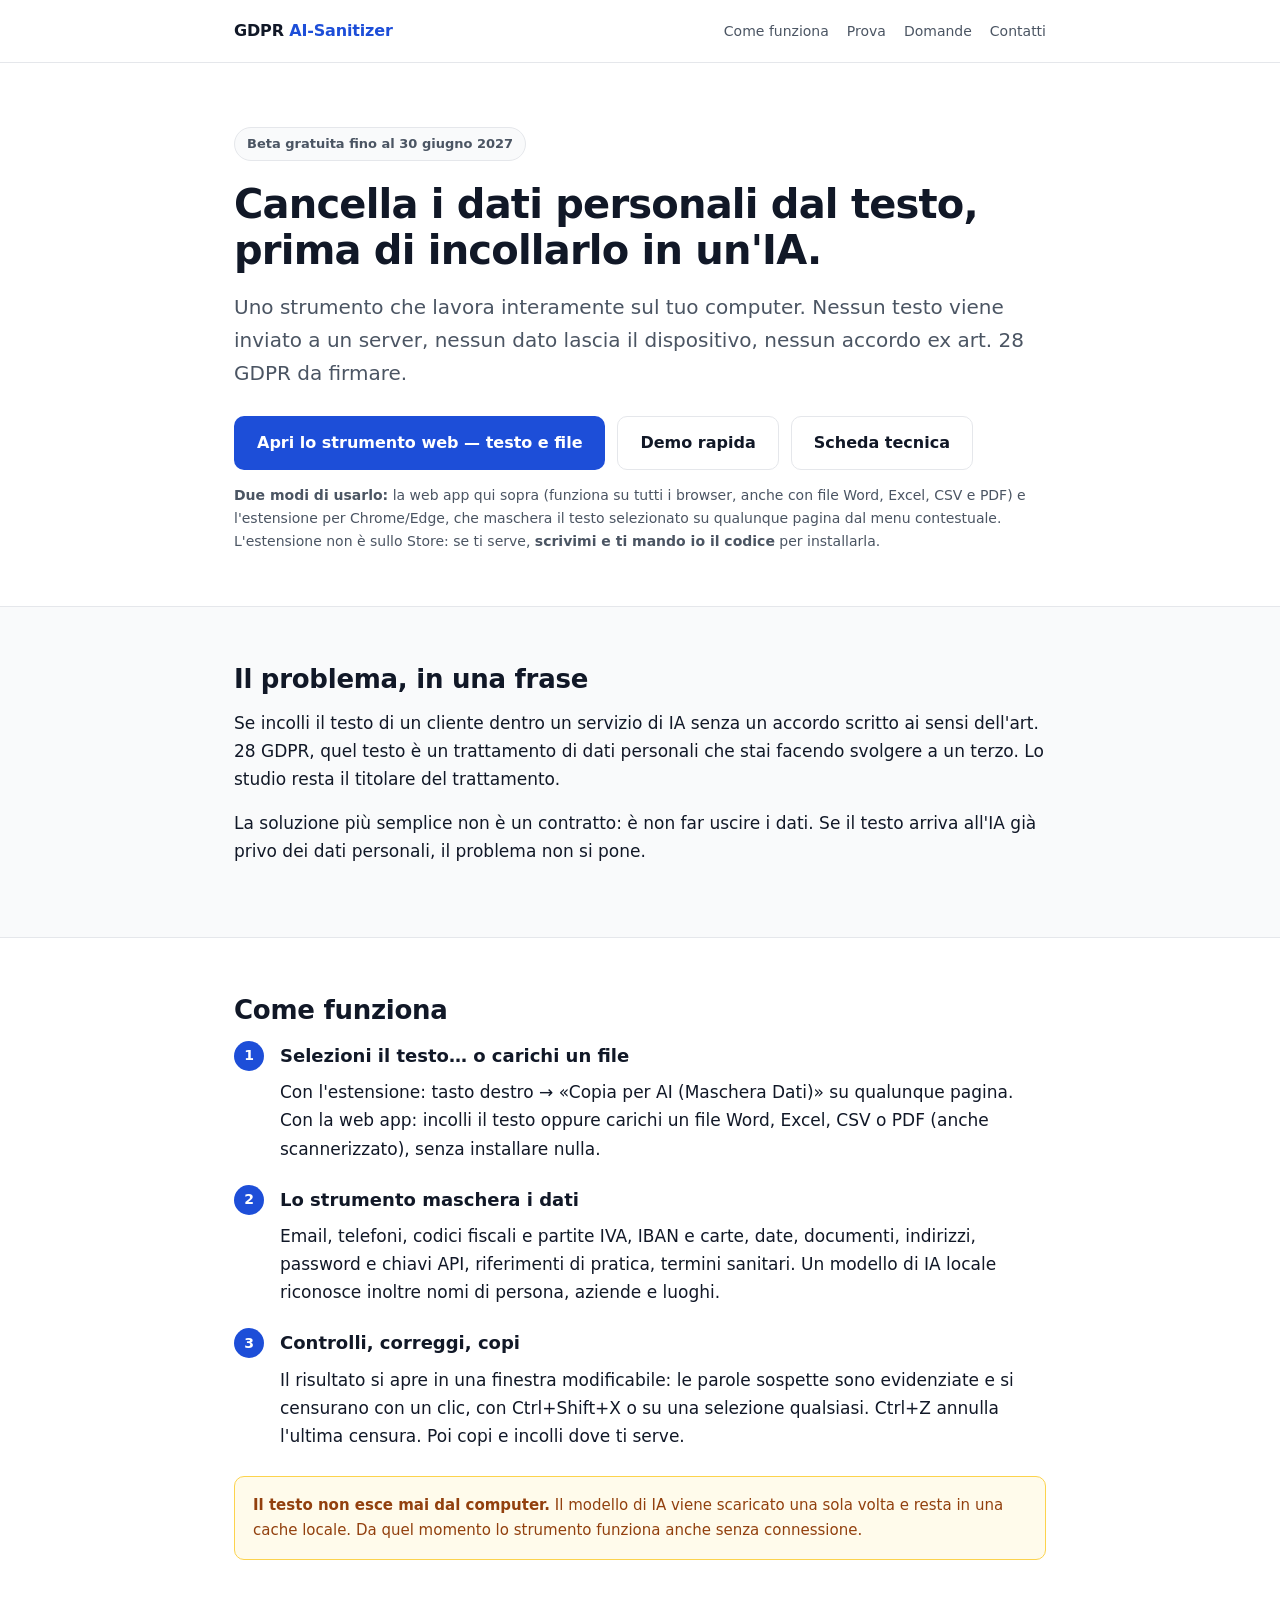
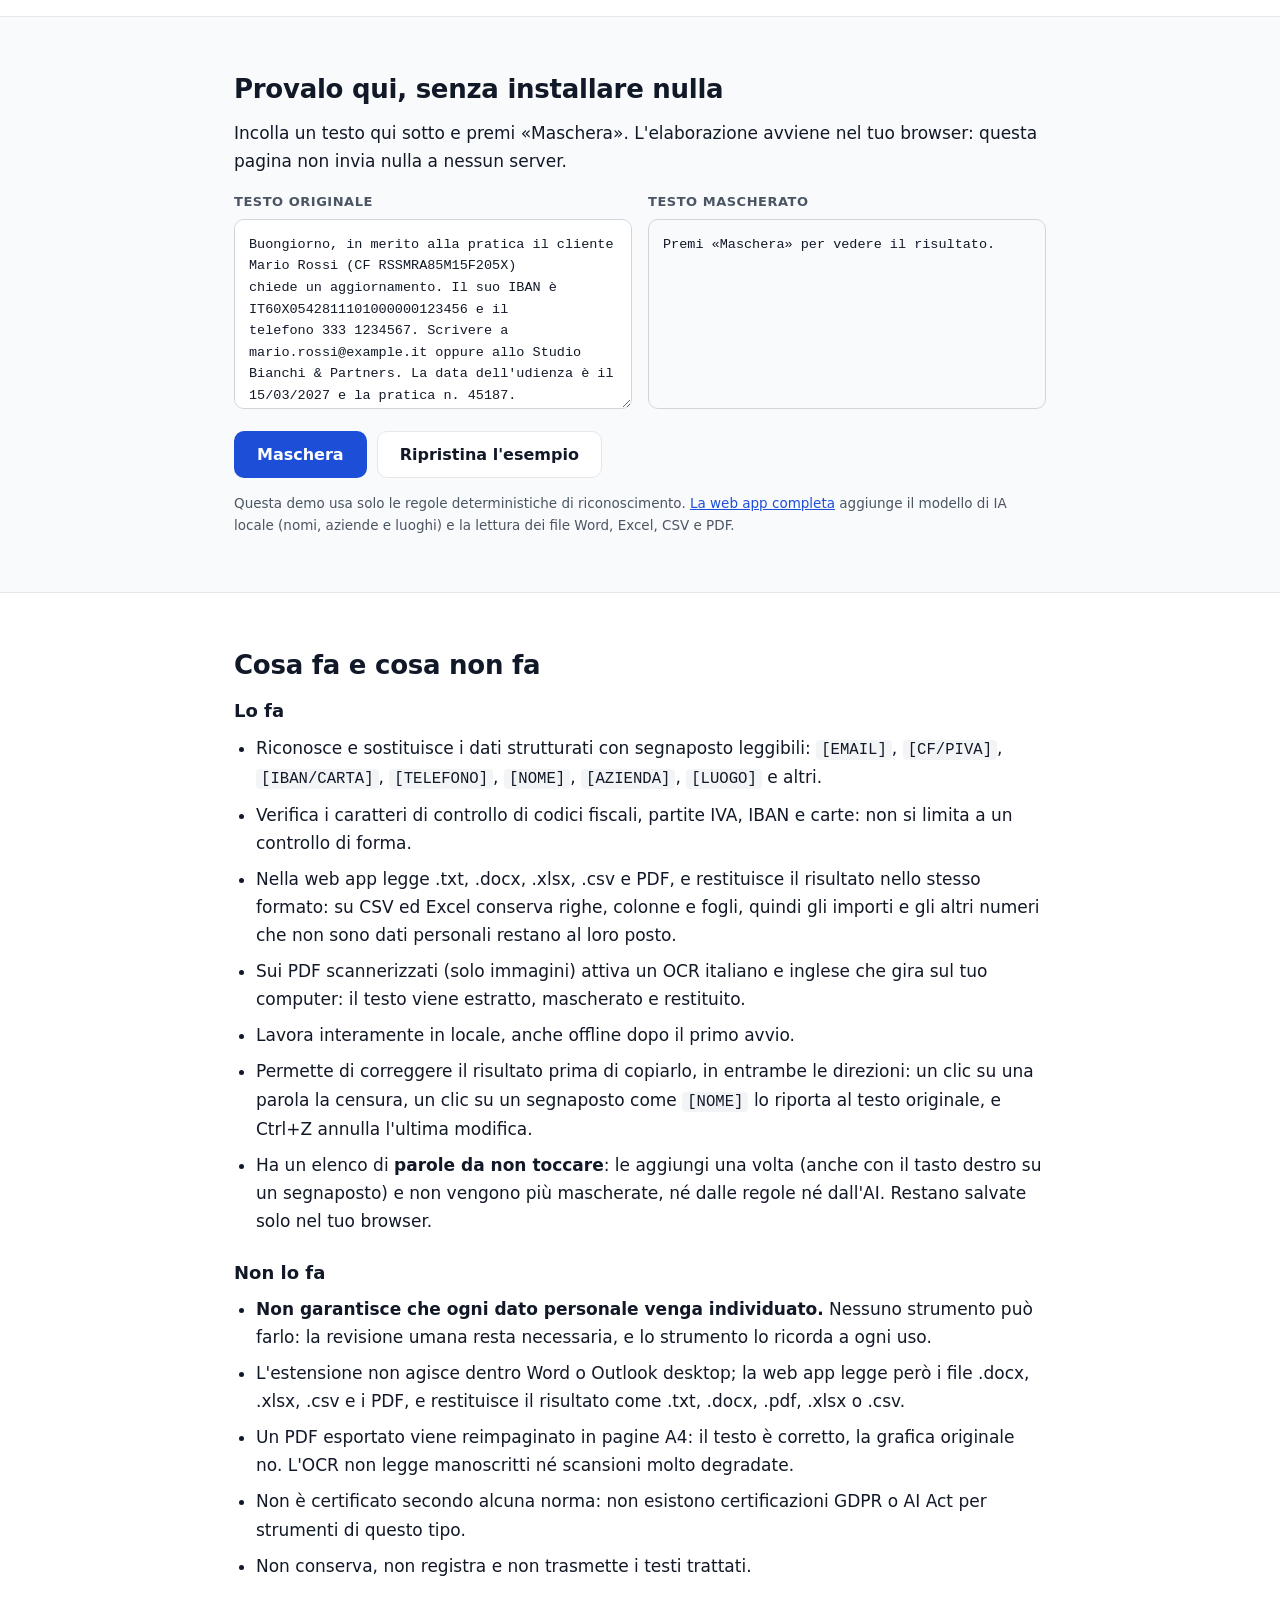
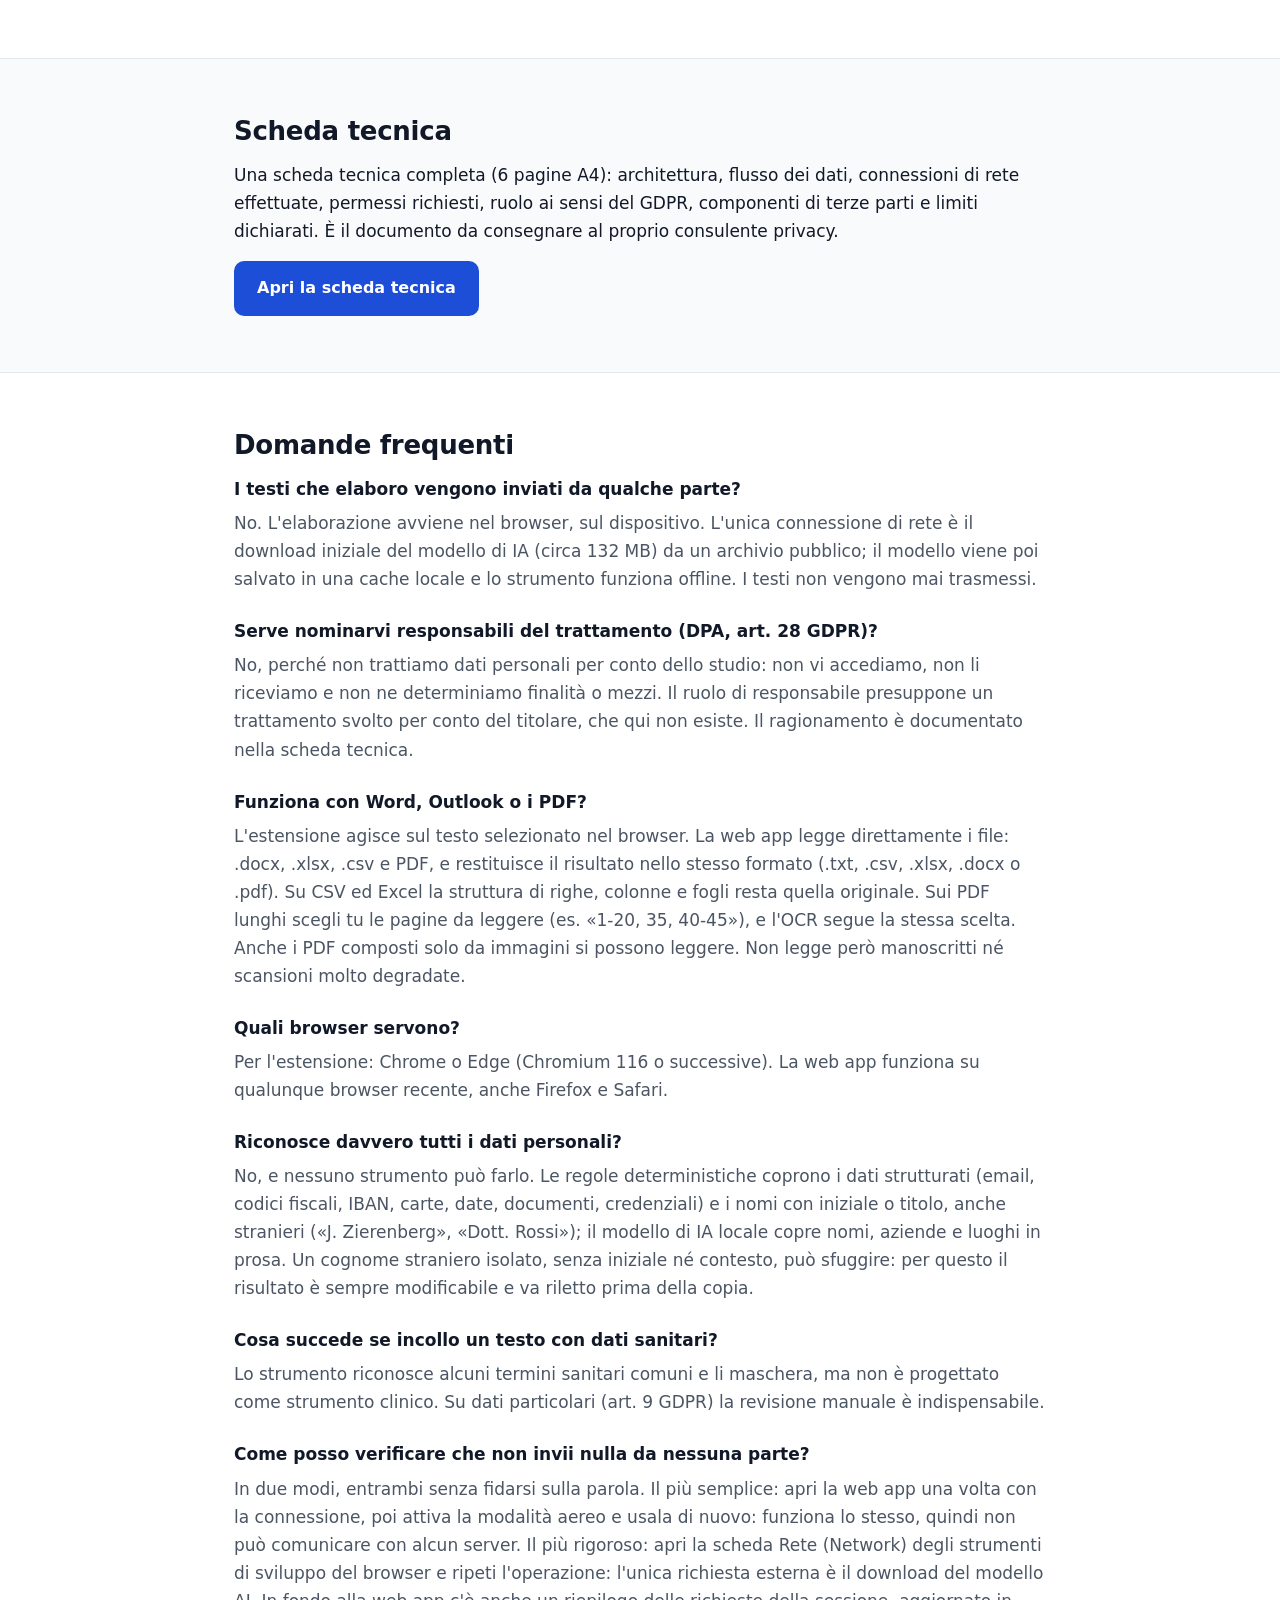
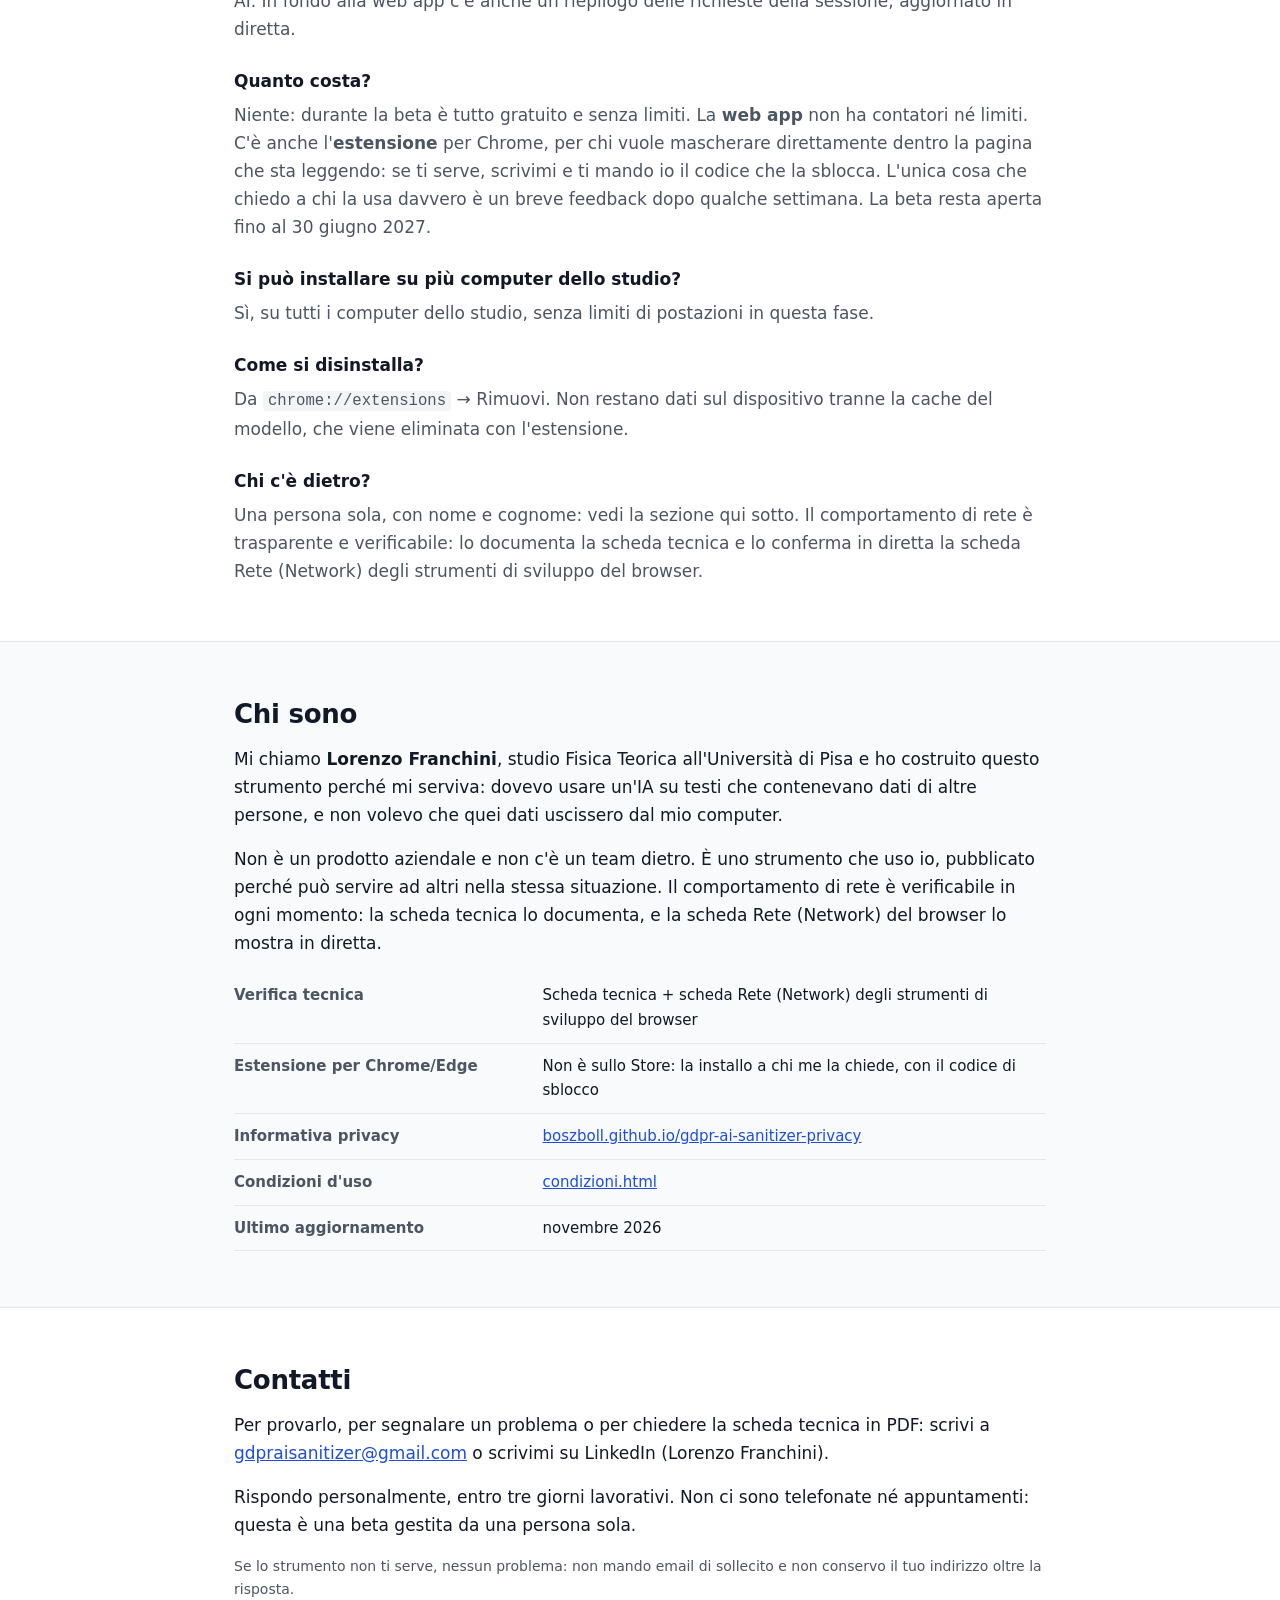
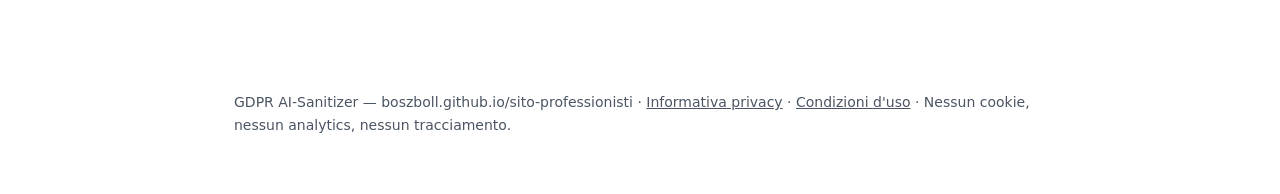
<file: index.html>
<!doctype html>
<!--
  Landing page per studi professionali — GDPR AI-Sanitizer
  ---------------------------------------------------------------------------
  File autosufficiente: nessun font esterno, nessuno script di terze parti,
  nessun cookie, nessun analytics. Coerente con il prodotto che descrive.

  PRIMA DI PUBBLICARE, sostituire i segnaposto:
    Lorenzo Franchini          nome e cognome (es. Mario Rossi)
    Università di Pisa    (es. Università degli Studi di Milano)
    gdpraisanitizer@gmail.com       indirizzo di contatto (indirizzo dedicato, in attesa di un dominio proprio)
    boszboll.github.io/sito-professionisti       (es. gdpr-sanitizer.it)
    novembre 2026     (es. novembre 2026)
-->
<html lang="it">
<head>
<meta charset="utf-8">
<meta name="viewport" content="width=device-width, initial-scale=1">
<title>GDPR AI-Sanitizer — cancellare i dati personali prima di incollarli in un'IA</title>
<meta name="description" content="Strumento locale che rimuove dati personali dal testo prima di incollarlo in ChatGPT o in un'altra IA. Nessun testo lascia il computer, nessun accordo ex art. 28 da firmare.">
<meta name="robots" content="index, follow">
<link rel="icon" href="data:,">
<style>
  :root {
    --ink: #111827;
    --ink-soft: #4b5563;
    --line: #e5e7eb;
    --bg: #ffffff;
    --bg-soft: #f9fafb;
    --accent: #1d4ed8;
    --accent-dark: #1e40af;
    --warn-bg: #fffbeb;
    --warn-line: #fcd34d;
    --warn-ink: #92400e;
  }
  *, *::before, *::after { box-sizing: border-box; }
  html { -webkit-text-size-adjust: 100%; }
  body {
    margin: 0;
    background: var(--bg);
    color: var(--ink);
    font-family: ui-sans-serif, system-ui, -apple-system, "Segoe UI", Roboto, "Helvetica Neue", Arial, sans-serif;
    font-size: 17px;
    line-height: 1.65;
  }
  .wrap { width: 100%; max-width: 860px; margin: 0 auto; padding: 0 24px; }
  header.site { border-bottom: 1px solid var(--line); }
  header.site .wrap { display: flex; align-items: center; justify-content: space-between; gap: 16px; padding-top: 18px; padding-bottom: 18px; }
  .brand { font-weight: 700; font-size: 16px; letter-spacing: -0.01em; }
  .brand span { color: var(--accent); }
  header.site nav { display: flex; gap: 18px; font-size: 14px; }
  header.site nav a { color: var(--ink-soft); text-decoration: none; }
  header.site nav a:hover { color: var(--accent); text-decoration: underline; }

  h1 { font-size: 40px; line-height: 1.15; letter-spacing: -0.02em; margin: 0 0 18px; font-weight: 800; }
  h2 { font-size: 26px; line-height: 1.25; letter-spacing: -0.01em; margin: 0 0 14px; font-weight: 700; }
  h3 { font-size: 18px; margin: 0 0 8px; font-weight: 700; }
  p { margin: 0 0 16px; }
  a { color: var(--accent); }
  .lead { font-size: 20px; color: var(--ink-soft); margin-bottom: 26px; }

  section { padding: 56px 0; border-bottom: 1px solid var(--line); }
  section:last-of-type { border-bottom: 0; }
  section.soft { background: var(--bg-soft); }

  .hero { padding: 64px 0 52px; }
  .hero .badge {
    display: inline-block; margin-bottom: 20px; padding: 5px 12px;
    border: 1px solid var(--line); border-radius: 999px;
    background: var(--bg-soft); color: var(--ink-soft);
    font-size: 13px; font-weight: 600;
  }
  .cta-row { display: flex; flex-wrap: wrap; gap: 12px; align-items: center; }
  .btn {
    display: inline-flex; align-items: center; justify-content: center;
    padding: 13px 22px; border-radius: 10px; border: 1px solid transparent;
    font-size: 16px; font-weight: 650; text-decoration: none; cursor: pointer;
    font-family: inherit;
  }
  .btn-primary { background: var(--accent); color: #fff; }
  .btn-primary:hover { background: var(--accent-dark); }
  .btn-secondary { background: #fff; color: var(--ink); border-color: var(--line); }
  .btn-secondary:hover { background: var(--bg-soft); }
  .cta-note { font-size: 14px; color: var(--ink-soft); margin: 14px 0 0; }

  ol.steps { counter-reset: s; list-style: none; margin: 0 0 26px; padding: 0; }
  ol.steps li { position: relative; padding-left: 46px; margin-bottom: 22px; }
  ol.steps li::before {
    counter-increment: s; content: counter(s);
    position: absolute; left: 0; top: 0;
    width: 30px; height: 30px; border-radius: 50%;
    background: var(--accent); color: #fff;
    display: flex; align-items: center; justify-content: center;
    font-size: 14px; font-weight: 700;
  }

  .demo-grid { display: grid; gap: 16px; }
  .demo-col label { display: block; font-size: 13px; font-weight: 700; margin-bottom: 6px; color: var(--ink-soft); text-transform: uppercase; letter-spacing: 0.04em; }
  textarea, pre.out {
    width: 100%; min-height: 190px; margin: 0; padding: 14px;
    border: 1px solid #d1d5db; border-radius: 10px;
    background: #fff; color: var(--ink);
    font-family: ui-monospace, SFMono-Regular, Menlo, Consolas, monospace;
    font-size: 13.5px; line-height: 1.6;
    white-space: pre-wrap; overflow-wrap: anywhere; overflow-y: auto;
  }
  textarea { resize: vertical; }
  textarea:focus { outline: 2px solid rgba(29, 78, 216, 0.35); border-color: var(--accent); }
  pre.out { background: #f9fafb; }
  pre.out .ph { background: #fde68a; color: #78350f; border-radius: 3px; padding: 0 1px; font-weight: 700; }
  .demo-bar { display: flex; flex-wrap: wrap; gap: 10px; align-items: center; margin-top: 14px; }
  .demo-count { font-size: 14px; color: var(--ink-soft); margin: 0; }
  .demo-note { font-size: 13.5px; color: var(--ink-soft); margin: 14px 0 0; }

  .box-warn { background: var(--warn-bg); border: 1px solid var(--warn-line); color: var(--warn-ink); border-radius: 10px; padding: 16px 18px; font-size: 15px; }
  .box-warn strong { font-weight: 700; }

  ul.plain { margin: 0 0 22px; padding-left: 22px; }
  ul.plain li { margin-bottom: 8px; }
  code { font-family: ui-monospace, SFMono-Regular, Menlo, Consolas, monospace; font-size: 0.92em; background: #f3f4f6; padding: 1px 5px; border-radius: 4px; }

  dl.faq { margin: 0; }
  dl.faq dt { font-weight: 700; margin-top: 24px; }
  dl.faq dt:first-child { margin-top: 0; }
  dl.faq dd { margin: 6px 0 0; color: var(--ink-soft); }

  table.meta { width: 100%; border-collapse: collapse; font-size: 15px; }
  table.meta th, table.meta td { text-align: left; padding: 10px 0; border-bottom: 1px solid var(--line); vertical-align: top; }
  table.meta th { width: 38%; color: var(--ink-soft); font-weight: 600; }

  footer.site { padding: 34px 0 48px; font-size: 14px; color: var(--ink-soft); }
  footer.site a { color: var(--ink-soft); }

  @media (min-width: 720px) { .demo-grid { grid-template-columns: 1fr 1fr; } }
  @media (max-width: 640px) {
    body { font-size: 16px; }
    h1 { font-size: 30px; }
    h2 { font-size: 22px; }
    .lead { font-size: 18px; }
    section { padding: 42px 0; }
    header.site nav { display: none; }
  }
</style>
</head>
<body>

<header class="site">
  <div class="wrap">
    <div class="brand">GDPR <span>AI-Sanitizer</span></div>
    <nav>
      <a href="#come-funziona">Come funziona</a>
      <a href="#prova">Prova</a>
      <a href="#domande">Domande</a>
      <a href="#contatti">Contatti</a>
    </nav>
  </div>
</header>

<main>

  <section class="hero">
    <div class="wrap">
      <div class="badge">Beta gratuita fino al 30 giugno 2027</div>
      <h1>Cancella i dati personali dal testo, prima di incollarlo in un'IA.</h1>
      <p class="lead">
        Uno strumento che lavora interamente sul tuo computer. Nessun testo viene inviato
        a un server, nessun dato lascia il dispositivo, nessun accordo ex art. 28 GDPR da firmare.
      </p>
      <div class="cta-row">
        <a class="btn btn-primary" href="app.html">Apri lo strumento web — testo e file</a>
        <a class="btn btn-secondary" href="#prova">Demo rapida</a>
        <a class="btn btn-secondary" href="scheda-tecnica.html">Scheda tecnica</a>
      </div>
      <p class="cta-note">
        <strong>Due modi di usarlo:</strong> la web app qui sopra (funziona su tutti i browser,
        anche con file Word, Excel, CSV e PDF) e l'estensione per Chrome/Edge, che maschera il
        testo selezionato su qualunque pagina dal menu contestuale. L'estensione non è sullo
        Store: se ti serve, <strong>scrivimi e ti mando io il codice</strong> per installarla.
      </p>
    </div>
  </section>

  <section class="soft">
    <div class="wrap">
      <h2>Il problema, in una frase</h2>
      <p>
        Se incolli il testo di un cliente dentro un servizio di IA senza un accordo scritto
        ai sensi dell'art. 28 GDPR, quel testo è un trattamento di dati personali che stai
        facendo svolgere a un terzo. Lo studio resta il titolare del trattamento.
      </p>
      <p>
        La soluzione più semplice non è un contratto: è non far uscire i dati.
        Se il testo arriva all'IA già privo dei dati personali, il problema non si pone.
      </p>
    </div>
  </section>

  <section id="come-funziona">
    <div class="wrap">
      <h2>Come funziona</h2>
      <ol class="steps">
        <li>
          <h3>Selezioni il testo… o carichi un file</h3>
          <p>
            Con l'estensione: tasto destro &rarr; «Copia per AI (Maschera Dati)» su qualunque
            pagina. Con la web app: incolli il testo oppure carichi un file Word, Excel, CSV
            o PDF (anche scannerizzato), senza installare nulla.
          </p>
        </li>
        <li>
          <h3>Lo strumento maschera i dati</h3>
          <p>
            Email, telefoni, codici fiscali e partite IVA, IBAN e carte, date, documenti,
            indirizzi, password e chiavi API, riferimenti di pratica, termini sanitari.
            Un modello di IA locale riconosce inoltre nomi di persona, aziende e luoghi.
          </p>
        </li>
        <li>
          <h3>Controlli, correggi, copi</h3>
          <p>
            Il risultato si apre in una finestra modificabile: le parole sospette sono
            evidenziate e si censurano con un clic, con Ctrl+Shift+X o su una selezione
            qualsiasi. Ctrl+Z annulla l'ultima censura. Poi copi e incolli dove ti serve.
          </p>
        </li>
      </ol>
      <div class="box-warn">
        <strong>Il testo non esce mai dal computer.</strong> Il modello di IA viene scaricato
        una sola volta e resta in una cache locale. Da quel momento lo strumento funziona
        anche senza connessione.
      </div>
    </div>
  </section>

  <section id="prova" class="soft">
    <div class="wrap">
      <h2>Provalo qui, senza installare nulla</h2>
      <p>
        Incolla un testo qui sotto e premi «Maschera». L'elaborazione avviene nel tuo browser:
        questa pagina non invia nulla a nessun server.
      </p>
      <div class="demo-grid">
        <div class="demo-col">
          <label for="demo-input">Testo originale</label>
          <textarea id="demo-input" spellcheck="false"></textarea>
        </div>
        <div class="demo-col">
          <label for="demo-output">Testo mascherato</label>
          <pre class="out" id="demo-output" aria-live="polite">Il risultato apparirà qui.</pre>
        </div>
      </div>
      <div class="demo-bar">
        <button class="btn btn-primary" type="button" id="demo-run">Maschera</button>
        <button class="btn btn-secondary" type="button" id="demo-reset">Ripristina l'esempio</button>
        <p class="demo-count" id="demo-count"></p>
      </div>
      <p class="demo-note">
        Questa demo usa solo le regole deterministiche di riconoscimento.
        <a href="app.html">La web app completa</a> aggiunge il modello di IA locale
        (nomi, aziende e luoghi) e la lettura dei file Word, Excel, CSV e PDF.
      </p>
    </div>
  </section>

  <section>
    <div class="wrap">
      <h2>Cosa fa e cosa non fa</h2>
      <h3>Lo fa</h3>
      <ul class="plain">
        <li>Riconosce e sostituisce i dati strutturati con segnaposto leggibili: <code>[EMAIL]</code>, <code>[CF/PIVA]</code>, <code>[IBAN/CARTA]</code>, <code>[TELEFONO]</code>, <code>[NOME]</code>, <code>[AZIENDA]</code>, <code>[LUOGO]</code> e altri.</li>
        <li>Verifica i caratteri di controllo di codici fiscali, partite IVA, IBAN e carte: non si limita a un controllo di forma.</li>
        <li>Nella web app legge .txt, .docx, .xlsx, .csv e PDF, e restituisce il risultato nello stesso formato: su CSV ed Excel conserva righe, colonne e fogli, quindi gli importi e gli altri numeri che non sono dati personali restano al loro posto.</li>
        <li>Sui PDF scannerizzati (solo immagini) attiva un OCR italiano e inglese che gira sul tuo computer: il testo viene estratto, mascherato e restituito.</li>
        <li>Lavora interamente in locale, anche offline dopo il primo avvio.</li>
        <li>Permette di correggere il risultato prima di copiarlo, in entrambe le direzioni: un clic su una parola la censura, un clic su un segnaposto come <code>[NOME]</code> lo riporta al testo originale, e Ctrl+Z annulla l'ultima modifica.</li>
        <li>Ha un elenco di <strong>parole da non toccare</strong>: le aggiungi una volta (anche con il tasto destro su un segnaposto) e non vengono più mascherate, né dalle regole né dall'AI. Restano salvate solo nel tuo browser.</li>
      </ul>
      <h3>Non lo fa</h3>
      <ul class="plain">
        <li><strong>Non garantisce che ogni dato personale venga individuato.</strong> Nessuno strumento può farlo: la revisione umana resta necessaria, e lo strumento lo ricorda a ogni uso.</li>
        <li>L'estensione non agisce dentro Word o Outlook desktop; la web app legge però i file .docx, .xlsx, .csv e i PDF, e restituisce il risultato come .txt, .docx, .pdf, .xlsx o .csv.</li>
        <li>Un PDF esportato viene reimpaginato in pagine A4: il testo è corretto, la grafica originale no. L'OCR non legge manoscritti né scansioni molto degradate.</li>
        <li>Non è certificato secondo alcuna norma: non esistono certificazioni GDPR o AI Act per strumenti di questo tipo.</li>
        <li>Non conserva, non registra e non trasmette i testi trattati.</li>
      </ul>
    </div>
  </section>

  <section class="soft">
    <div class="wrap">
      <h2>Scheda tecnica</h2>
      <p>
        Una scheda tecnica completa (6 pagine A4): architettura, flusso dei dati, connessioni di rete
        effettuate, permessi richiesti, ruolo ai sensi del GDPR, componenti di terze parti e limiti
        dichiarati. È il documento da consegnare al proprio consulente privacy.
      </p>
      <div class="cta-row">
        <a class="btn btn-primary" href="scheda-tecnica.html">Apri la scheda tecnica</a>
      </div>
    </div>
  </section>

  <section id="domande">
    <div class="wrap">
      <h2>Domande frequenti</h2>
      <dl class="faq">
        <dt>I testi che elaboro vengono inviati da qualche parte?</dt>
        <dd>
          No. L'elaborazione avviene nel browser, sul dispositivo. L'unica connessione di rete
          è il download iniziale del modello di IA (circa 132 MB) da un archivio pubblico;
          il modello viene poi salvato in una cache locale e lo strumento funziona offline.
          I testi non vengono mai trasmessi.
        </dd>

        <dt>Serve nominarvi responsabili del trattamento (DPA, art. 28 GDPR)?</dt>
        <dd>
          No, perché non trattiamo dati personali per conto dello studio: non vi accediamo,
          non li riceviamo e non ne determiniamo finalità o mezzi. Il ruolo di responsabile
          presuppone un trattamento svolto per conto del titolare, che qui non esiste.
          Il ragionamento è documentato nella scheda tecnica.
        </dd>

        <dt>Funziona con Word, Outlook o i PDF?</dt>
        <dd>
          L'estensione agisce sul testo selezionato nel browser. La web app legge direttamente
          i file: .docx, .xlsx, .csv e PDF, e restituisce il risultato nello stesso formato
          (.txt, .csv, .xlsx, .docx o .pdf). Su CSV ed Excel la struttura di righe, colonne e
          fogli resta quella originale. Sui PDF lunghi scegli tu le pagine da leggere (es.
          «1-20, 35, 40-45»), e l'OCR segue la stessa scelta. Anche i PDF composti solo da
          immagini si possono leggere. Non legge però manoscritti né scansioni molto degradate.
        </dd>

        <dt>Quali browser servono?</dt>
        <dd>
          Per l'estensione: Chrome o Edge (Chromium 116 o successive). La web app funziona su
          qualunque browser recente, anche Firefox e Safari.
        </dd>

        <dt>Riconosce davvero tutti i dati personali?</dt>
        <dd>
          No, e nessuno strumento può farlo. Le regole deterministiche coprono i dati
          strutturati (email, codici fiscali, IBAN, carte, date, documenti, credenziali) e i
          nomi con iniziale o titolo, anche stranieri («J. Zierenberg», «Dott. Rossi»); il
          modello di IA locale copre nomi, aziende e luoghi in prosa. Un cognome straniero
          isolato, senza iniziale né contesto, può sfuggire: per questo il risultato è sempre
          modificabile e va riletto prima della copia.
        </dd>

        <dt>Cosa succede se incollo un testo con dati sanitari?</dt>
        <dd>
          Lo strumento riconosce alcuni termini sanitari comuni e li maschera, ma non
          è progettato come strumento clinico. Su dati particolari (art. 9 GDPR) la
          revisione manuale è indispensabile.
        </dd>

        <dt>Come posso verificare che non invii nulla da nessuna parte?</dt>
        <dd>
          In due modi, entrambi senza fidarsi sulla parola. Il più semplice: apri la web app
          una volta con la connessione, poi attiva la modalità aereo e usala di nuovo:
          funziona lo stesso, quindi non può comunicare con alcun server. Il più rigoroso:
          apri la scheda Rete (Network) degli strumenti di sviluppo del browser e ripeti
          l'operazione: l'unica richiesta esterna è il download del modello AI. In fondo
          alla web app c'è anche un riepilogo delle richieste della sessione, aggiornato
          in diretta.
        </dd>

        <dt>Quanto costa?</dt>
        <dd>
          Niente: durante la beta è tutto gratuito e senza limiti. La
          <strong>web app</strong> non ha contatori né limiti. C'è anche l'<strong>estensione</strong>
          per Chrome, per chi vuole mascherare direttamente dentro la pagina che sta leggendo:
          se ti serve, scrivimi e ti mando io il codice che la sblocca. L'unica cosa che chiedo
          a chi la usa davvero è un breve feedback dopo qualche settimana. La beta resta aperta
          fino al 30 giugno 2027.
        </dd>

        <dt>Si può installare su più computer dello studio?</dt>
        <dd>Sì, su tutti i computer dello studio, senza limiti di postazioni in questa fase.</dd>

        <dt>Come si disinstalla?</dt>
        <dd>
          Da <code>chrome://extensions</code> &rarr; Rimuovi. Non restano dati sul dispositivo
          tranne la cache del modello, che viene eliminata con l'estensione.
        </dd>

        <dt>Chi c'è dietro?</dt>
        <dd>
          Una persona sola, con nome e cognome: vedi la sezione qui sotto. Il comportamento di
          rete è trasparente e verificabile: lo documenta la scheda tecnica e lo conferma in
          diretta la scheda Rete (Network) degli strumenti di sviluppo del browser.
        </dd>
      </dl>
    </div>
  </section>

  <section class="soft">
    <div class="wrap">
      <h2>Chi sono</h2>
      <p>
        Mi chiamo <strong>Lorenzo Franchini</strong>, studio Fisica Teorica all'Università di Pisa
        e ho costruito questo strumento perché mi serviva: dovevo usare un'IA su testi che
        contenevano dati di altre persone, e non volevo che quei dati uscissero dal mio computer.
      </p>
      <p>
        Non è un prodotto aziendale e non c'è un team dietro. È uno strumento che uso io,
        pubblicato perché può servire ad altri nella stessa situazione. Il comportamento di rete
        è verificabile in ogni momento: la scheda tecnica lo documenta, e la scheda Rete (Network)
        del browser lo mostra in diretta.
      </p>
      <table class="meta">
        <tr><th>Verifica tecnica</th><td>Scheda tecnica + scheda Rete (Network) degli strumenti di sviluppo del browser</td></tr>
        <tr><th>Estensione per Chrome/Edge</th><td>Non è sullo Store: la installo a chi me la chiede, con il codice di sblocco</td></tr>
        <tr><th>Informativa privacy</th><td><a href="https://boszboll.github.io/gdpr-ai-sanitizer-privacy/" rel="noopener noreferrer" target="_blank">boszboll.github.io/gdpr-ai-sanitizer-privacy</a></td></tr>
        <tr><th>Condizioni d'uso</th><td><a href="condizioni.html">condizioni.html</a></td></tr>
        <tr><th>Ultimo aggiornamento</th><td>novembre 2026</td></tr>
      </table>
    </div>
  </section>

  <section id="contatti">
    <div class="wrap">
      <h2>Contatti</h2>
      <p>
        Per provarlo, per segnalare un problema o per chiedere la scheda tecnica in PDF:
        scrivi a <a href="mailto:gdpraisanitizer@gmail.com">gdpraisanitizer@gmail.com</a>
        o scrivimi su LinkedIn (Lorenzo Franchini).
      </p>
      <p>
        Rispondo personalmente, entro tre giorni lavorativi. Non ci sono telefonate né
        appuntamenti: questa è una beta gestita da una persona sola.
      </p>
      <p class="cta-note">
        Se lo strumento non ti serve, nessun problema: non mando email di sollecito
        e non conservo il tuo indirizzo oltre la risposta.
      </p>
    </div>
  </section>

</main>

<footer class="site">
  <div class="wrap">
    <p>
      GDPR AI-Sanitizer — boszboll.github.io/sito-professionisti · <a href="https://boszboll.github.io/gdpr-ai-sanitizer-privacy/">Informativa privacy</a> ·
      <a href="condizioni.html">Condizioni d'uso</a> ·
      Nessun cookie, nessun analytics, nessun tracciamento.
    </p>
  </div>
</footer>

<script src="sanitizer.js"></script>
<script>
(function () {
  "use strict";

  var ESEMPIO = [
    "Buongiorno, in merito alla pratica il cliente Mario Rossi (CF RSSMRA85M15F205X)",
    "chiede un aggiornamento. Il suo IBAN è IT60X0542811101000000123456 e il",
    "telefono 333 1234567. Scrivere a mario.rossi@example.it oppure allo Studio",
    "Bianchi & Partners. La data dell'udienza è il 15/03/2027 e la pratica n. 45187."
  ].join("\n");

  var PLACEHOLDER = /\[(?:EMAIL|TELEFONO|CF\/PIVA|IBAN\/CARTA|DATA|DOCUMENTO|PRATICA|CVV|INDIRIZZO|DATI SANITARI|SEGRETO|CHIAVE PRIVATA|NOME|AZIENDA|LUOGO|CENSURATO)\]/g;

  var input = document.getElementById("demo-input");
  var output = document.getElementById("demo-output");
  var count = document.getElementById("demo-count");

  function riempi() {
    input.value = ESEMPIO;
    output.textContent = "Premi «Maschera» per vedere il risultato.";
    count.textContent = "";
  }

  function maschera() {
    var testo = input.value;
    output.textContent = "";
    if (!testo.trim()) {
      output.textContent = "Incolla un testo nella casella di sinistra.";
      count.textContent = "";
      return;
    }
    if (!window.GdprSanitizer || typeof window.GdprSanitizer.sanitize !== "function") {
      output.textContent = "Motore di mascheratura non caricato.";
      return;
    }

    var risultato = window.GdprSanitizer.sanitize(testo);
    var posizione = 0;
    var trovato;
    PLACEHOLDER.lastIndex = 0;
    // Il testo entra nel DOM solo con textContent: nessun innerHTML.
    while ((trovato = PLACEHOLDER.exec(risultato.text)) !== null) {
      output.appendChild(document.createTextNode(risultato.text.slice(posizione, trovato.index)));
      var segnaposto = document.createElement("span");
      segnaposto.className = "ph";
      segnaposto.textContent = trovato[0];
      output.appendChild(segnaposto);
      posizione = trovato.index + trovato[0].length;
    }
    output.appendChild(document.createTextNode(risultato.text.slice(posizione)));

    count.textContent = risultato.total === 0
      ? "Nessun dato strutturato riconosciuto."
      : risultato.total === 1
        ? "1 dato sostituito."
        : risultato.total + " dati sostituiti.";
  }

  document.getElementById("demo-run").addEventListener("click", maschera);
  document.getElementById("demo-reset").addEventListener("click", riempi);
  riempi();
})();
</script>

</body>
</html>
</file>
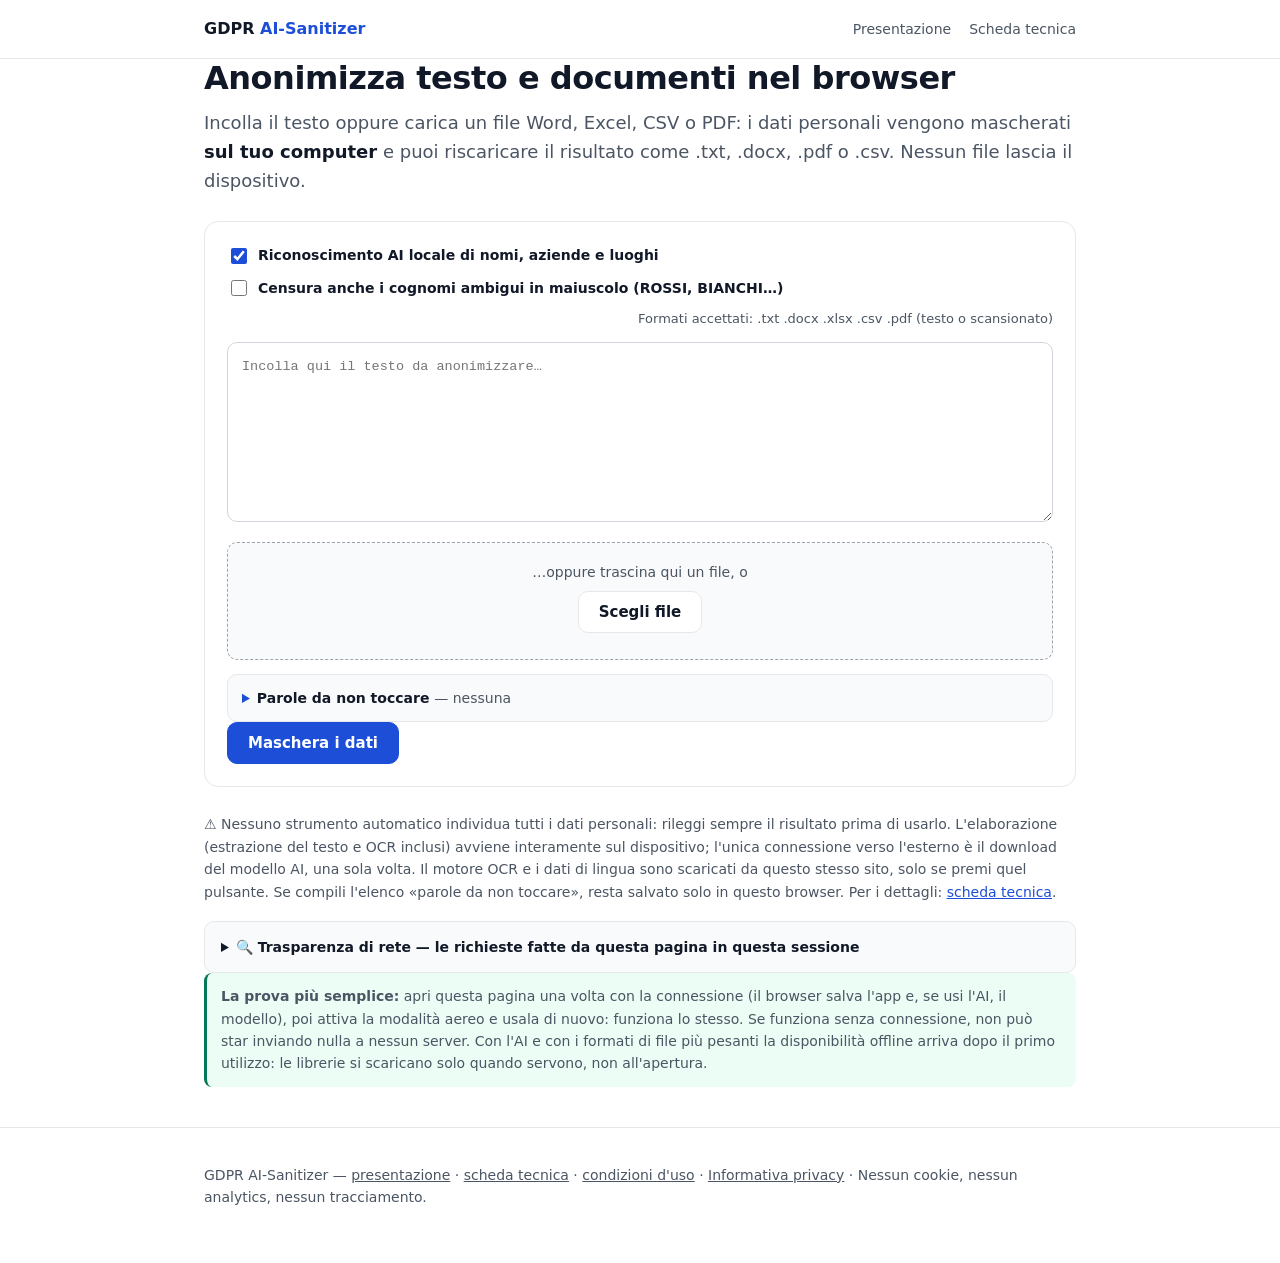
<file: app.html>
<!doctype html>
<!--
  GDPR AI-Sanitizer — Web App
  Tutta l'elaborazione avviene nel browser: nessun testo e nessun file lascia
  il computer. Costruita da src/web/app.js tramite `npm run webapp:build`.
-->
<html lang="it">
<head>
<meta charset="utf-8">
<meta name="viewport" content="width=device-width, initial-scale=1">
<title>GDPR AI-Sanitizer — Anonimizza testo e file nel browser</title>
<meta name="description" content="Anonimizza testi, Word, Excel e PDF nel browser: i dati personali vengono mascherati sul computer, niente viene inviato a nessun server.">
<meta name="robots" content="index, follow">
<link rel="icon" href="data:,">
<link rel="stylesheet" href="assets/app.css">
</head>
<body>

<header class="top">
  <div class="wrap top-in">
    <a class="brand" href="index.html">GDPR <span>AI-Sanitizer</span></a>
    <nav>
      <a href="index.html">Presentazione</a>
      <a href="scheda-tecnica.html">Scheda tecnica</a>
    </nav>
  </div>
</header>

<main class="wrap">

  <section class="intro">
    <h1>Anonimizza testo e documenti nel browser</h1>
    <p class="lead">
      Incolla il testo oppure carica un file Word, Excel, CSV o PDF: i dati personali
      vengono mascherati <strong>sul tuo computer</strong> e puoi riscaricare il risultato
      come .txt, .docx, .pdf o .csv. Nessun file lascia il dispositivo.
    </p>
  </section>

  <section class="panel">
    <div class="row-actions">
      <label class="ai-toggle">
        <input type="checkbox" id="usa-ai" checked>
        Riconoscimento AI locale di nomi, aziende e luoghi
      </label>
      <label class="ai-toggle">
        <input type="checkbox" id="cognomi-ambigui">
        Censura anche i cognomi ambigui in maiuscolo (ROSSI, BIANCHI…)
      </label>
      <span class="file-hint">Formati accettati: .txt .docx .xlsx .csv .pdf (testo o scansionato)</span>
    </div>

    <label class="sr-only" for="input-testo">Testo da anonimizzare</label>
    <textarea id="input-testo" placeholder="Incolla qui il testo da anonimizzare…" spellcheck="false"></textarea>

    <div class="drop" id="drop">
      <p>…oppure trascina qui un file, o</p>
      <button class="btn" type="button" id="scegli-file">Scegli file</button>
      <input type="file" id="file" accept=".txt,.md,.csv,.docx,.xlsx,.pdf" hidden>
      <p class="file-name" id="file-nome"></p>
      <button class="btn" type="button" id="ocr" hidden>Leggi il PDF scannerizzato (OCR)</button>
      <p class="file-name" id="ocr-nota"></p>
    </div>

    <div class="pdf-pagine" id="pdf-pagine" hidden>
      <label for="pdf-intervallo">Pagine da leggere</label>
      <input type="text" id="pdf-intervallo" class="input-intervallo" autocomplete="off"
             placeholder="es. 1-20, 35, 40-45 — vuoto = tutte">
      <button class="btn" type="button" id="pdf-rileggi">Leggi queste pagine</button>
      <p class="file-hint" id="pdf-info"></p>
    </div>

    <div class="progress" id="progresso" hidden>
      <p id="progresso-testo">Preparazione dell'AI locale…</p>
      <progress id="progresso-barra" max="100" value="0"></progress>
    </div>

    <details class="esclusioni" id="esclusioni">
      <summary>Parole da non toccare <span class="conteggio" id="esclusioni-conteggio"></span></summary>
      <p class="file-hint">
        Queste parole non vengono mai sostituite, né dalle regole né dall'AI: scrivile qui una
        volta sola. Restano salvate solo in questo browser, mai inviate da nessuna parte.
        Puoi anche selezionare una parola nel risultato e usare «Non toccare la selezione».
      </p>
      <div class="row-actions">
        <label class="sr-only" for="esclusione-nuova">Parola da non toccare</label>
        <input type="text" id="esclusione-nuova" class="input-esclusione" maxlength="60"
               placeholder="Es. Studio Bianchi, Mario Rossi…" autocomplete="off">
        <button class="btn" type="button" id="aggiungi-esclusione">Aggiungi</button>
        <button class="btn" type="button" id="svuota-esclusioni" hidden>Svuota elenco</button>
      </div>
      <ul class="chip-list" id="esclusioni-lista"></ul>
    </details>

    <div class="row-actions">
      <button class="btn btn-primary" type="button" id="maschera">Maschera i dati</button>
      <button class="btn" type="button" id="annulla-ai" hidden>Annulla AI</button>
    </div>
  </section>

  <section class="panel" id="risultato" hidden>
    <h2>Risultato — controllalo prima di usarlo</h2>
    <p class="summary" id="riepilogo"></p>

    <div id="editor-zone">
      <div class="editor" id="editor" contenteditable="true" spellcheck="false"
           role="textbox" aria-multiline="true" aria-label="Testo anonimizzato"></div>
      <p class="guida">
        Le parole evidenziate in giallo sono suggerimenti: fai clic per censurarle. I segnaposto
        come <code>[NOME]</code> o <code>[CENSURATO]</code> sono invece cliccabili al contrario:
        un clic li riporta al testo originale, se la mascheratura ha preso qualcosa che non era
        un dato personale. Con il tasto destro su un segnaposto, o con «Non toccare la selezione»,
        quella parola viene anche ricordata e non verrà più toccata. Per una parte di testo più
        lunga selezionala e usa «Censura selezione» o Ctrl+Shift+X. Ctrl+Z annulla l'ultima modifica.
      </p>
      <div class="row-actions">
        <button class="btn" type="button" id="censura-selezione" disabled>Censura selezione</button>
        <button class="btn" type="button" id="non-toccare-selezione" disabled>Non toccare la selezione</button>
        <button class="btn" type="button" id="annulla-censura" disabled>↶ Annulla ultima modifica</button>
      </div>
    </div>

    <div id="tabella" hidden>
      <p class="tabella-note" id="tabella-note"></p>
      <div class="tabella-wrap" id="tabella-preview"></div>
    </div>

    <p class="warning" id="nota-ai"></p>

    <div class="export">
      <h3>Scarica il risultato</h3>
      <div class="row-actions">
        <button class="btn" type="button" data-export="txt">.txt</button>
        <button class="btn" type="button" data-export="csv">.csv</button>
        <button class="btn" type="button" data-export="xlsx">.xlsx</button>
        <button class="btn" type="button" data-export="docx">.docx</button>
        <button class="btn" type="button" data-export="pdf">.pdf</button>
      </div>
      <p class="file-note">I file generati vengono creati nel browser e non toccano nessun server.</p>
    </div>
  </section>

  <section class="notes">
    <p>
      ⚠️ Nessuno strumento automatico individua tutti i dati personali: rileggi sempre il
      risultato prima di usarlo. L'elaborazione (estrazione del testo e OCR inclusi) avviene
      interamente sul dispositivo; l'unica connessione verso l'esterno è il download del modello
      AI, una sola volta. Il motore OCR e i dati di lingua sono scaricati da questo stesso sito,
      solo se premi quel pulsante. Se compili l'elenco «parole da non toccare», resta salvato
      solo in questo browser. Per i dettagli: <a href="scheda-tecnica.html">scheda tecnica</a>.
    </p>

    <details class="rete" id="rete">
      <summary>🔍 Trasparenza di rete — le richieste fatte da questa pagina in questa sessione</summary>
      <p class="rete-riepilogo" id="rete-riepilogo">Nessuna richiesta registrata finora.</p>
      <ul class="rete-lista" id="rete-lista"></ul>
      <p class="rete-note">
        Elenco letto direttamente dalle API del browser: mostra ciò che la pagina ha davvero
        scaricato da quando è stata aperta. L'unica destinazione esterna possibile è
        huggingface.co, e solo per i file del modello AI.
      </p>
    </details>

    <p class="prova-offline">
      <strong>La prova più semplice:</strong> apri questa pagina una volta con la connessione
      (il browser salva l'app e, se usi l'AI, il modello), poi attiva la modalità aereo e
      usala di nuovo: funziona lo stesso. Se funziona senza connessione, non può star
      inviando nulla a nessun server. Con l'AI e con i formati di file più pesanti la
      disponibilità offline arriva dopo il primo utilizzo: le librerie si scaricano solo
      quando servono, non all'apertura.
    </p>
  </section>

</main>

<footer class="foot">
  <div class="wrap">
    <p>
      GDPR AI-Sanitizer — <a href="index.html">presentazione</a> ·
      <a href="scheda-tecnica.html">scheda tecnica</a> ·
      <a href="condizioni.html">condizioni d'uso</a> ·
      <a href="https://boszboll.github.io/gdpr-ai-sanitizer-privacy/">Informativa privacy</a> ·
      Nessun cookie, nessun analytics, nessun tracciamento.
    </p>
  </div>
</footer>

<script type="module" src="assets/app.js"></script>
</body>
</html>
</file>
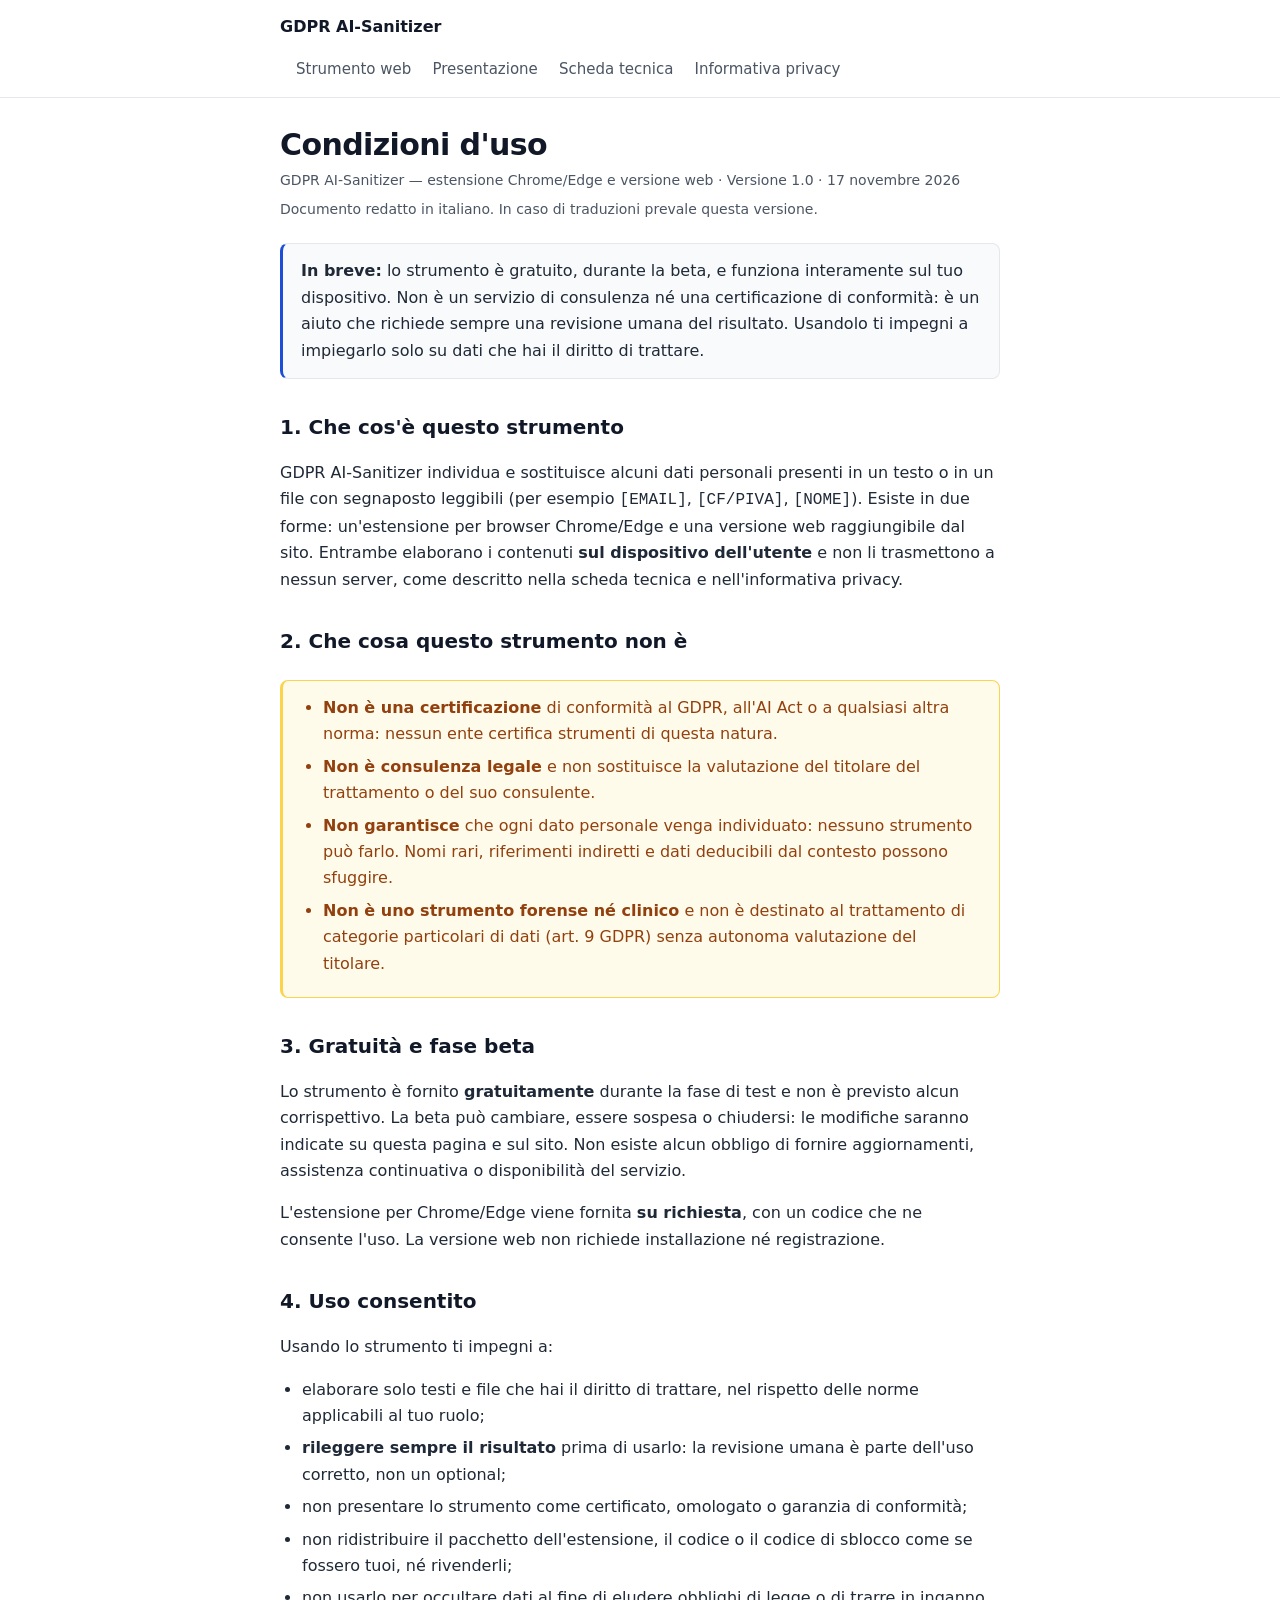
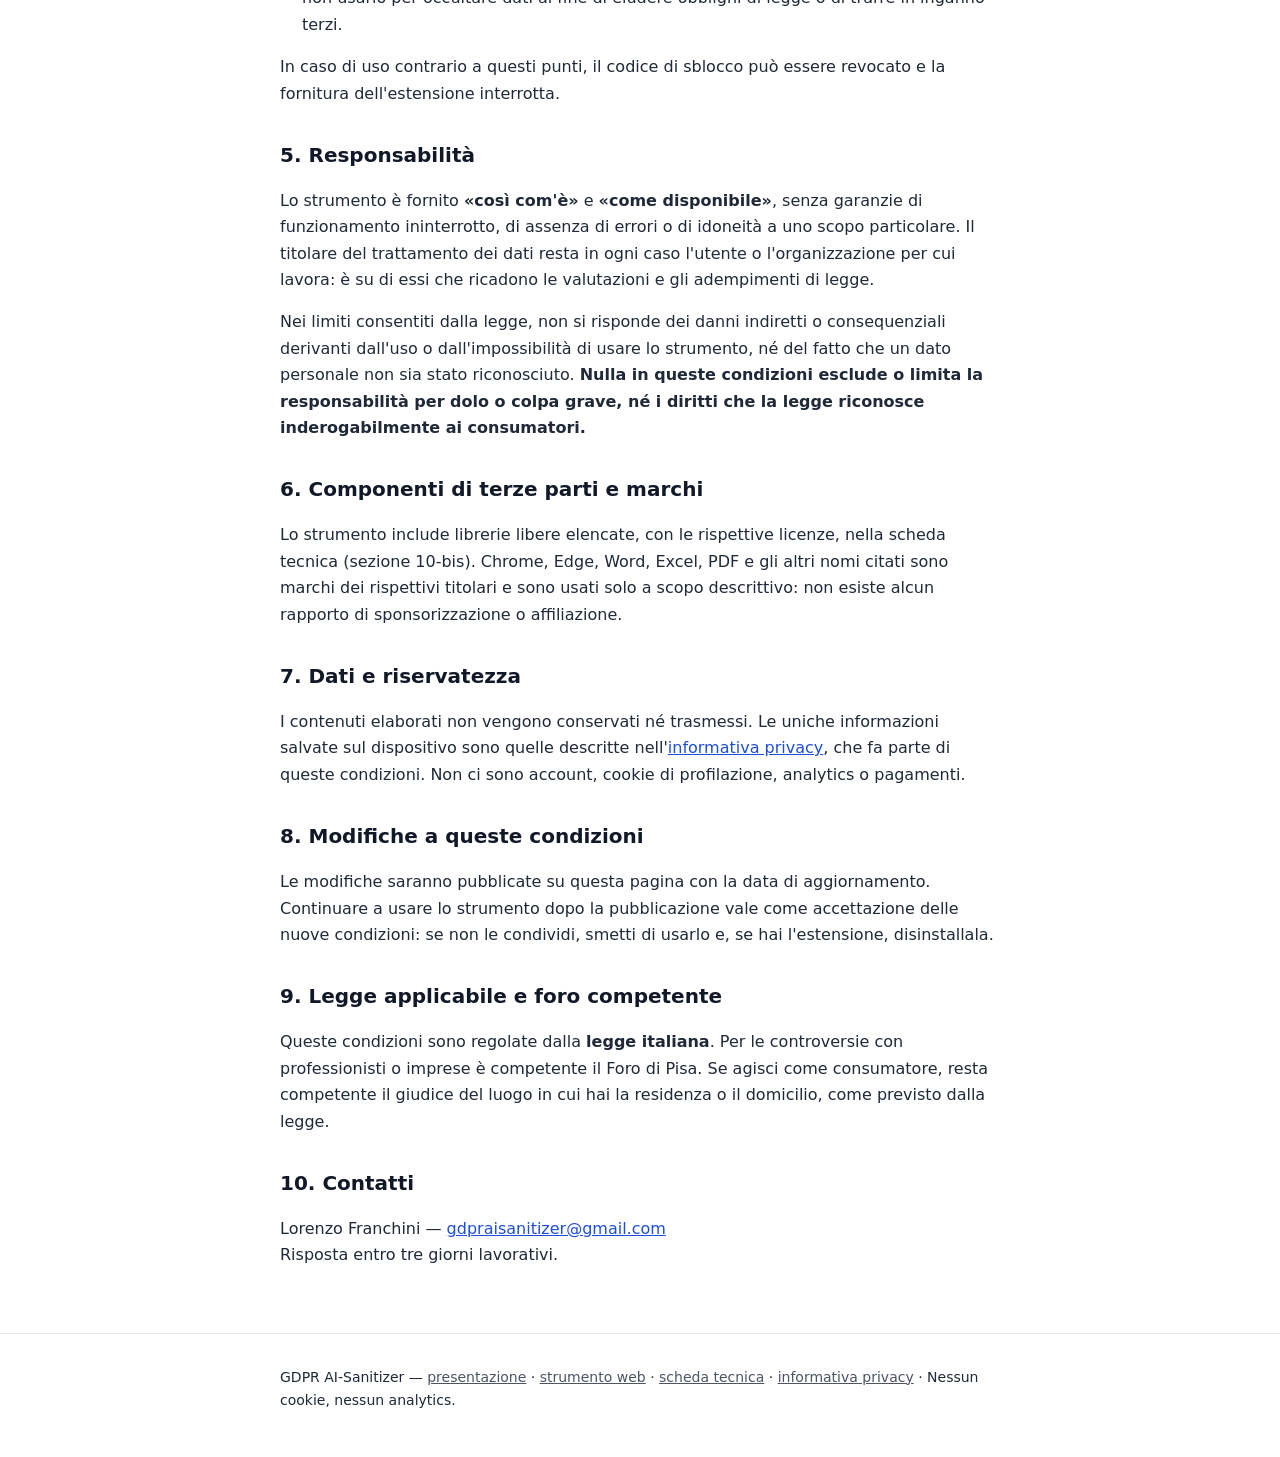
<file: condizioni.html>
<!doctype html>
<!--
  Condizioni d'uso — GDPR AI-Sanitizer
  ---------------------------------------------------------------------------
  File autosufficiente: nessun font esterno, nessuno script, nessun cookie.
  Da tenere allineato a: informativa privacy, scheda tecnica, landing.
-->
<html lang="it">
<head>
<meta charset="utf-8">
<meta name="viewport" content="width=device-width, initial-scale=1">
<title>Condizioni d'uso — GDPR AI-Sanitizer</title>
<meta name="description" content="Condizioni d'uso di GDPR AI-Sanitizer: strumento gratuito e locale, fornito così com'è, che non certifica la conformità al GDPR e richiede sempre una revisione umana.">
<meta name="robots" content="index, follow">
<link rel="icon" href="data:,">
<style>
  :root {
    --ink: #111827;
    --ink-soft: #4b5563;
    --line: #e5e7eb;
    --bg: #ffffff;
    --bg-soft: #f9fafb;
    --accent: #1d4ed8;
    --warn-bg: #fffbeb;
    --warn-line: #fcd34d;
    --warn-ink: #92400e;
  }
  * { box-sizing: border-box; }
  body {
    margin: 0;
    background: var(--bg);
    color: var(--ink);
    font-family: ui-sans-serif, system-ui, -apple-system, "Segoe UI", Roboto, "Helvetica Neue", Arial, sans-serif;
    font-size: 16px;
    line-height: 1.65;
  }
  .wrap { max-width: 760px; margin: 0 auto; padding: 0 20px; }
  header.top { border-bottom: 1px solid var(--line); padding: 14px 0; margin-bottom: 28px; }
  header.top .wrap { display: flex; align-items: center; justify-content: space-between; gap: 16px; flex-wrap: wrap; }
  header.top a.brand { font-weight: 700; text-decoration: none; color: var(--ink); }
  header.top nav a { color: var(--ink-soft); text-decoration: none; margin-left: 16px; font-size: 15px; }
  header.top nav a:hover { color: var(--accent); }
  main { padding-bottom: 48px; }
  h1 { font-size: 30px; line-height: 1.25; margin: 0 0 6px; letter-spacing: -0.02em; }
  h2 { font-size: 20px; margin: 32px 0 10px; }
  p, li { color: #1f2937; }
  ul { padding-left: 22px; }
  li { margin-bottom: 6px; }
  .meta { color: var(--ink-soft); font-size: 14px; margin: 0 0 6px; }
  .box {
    background: var(--bg-soft); border: 1px solid var(--line); border-left: 3px solid var(--accent);
    border-radius: 8px; padding: 14px 18px; margin: 22px 0;
  }
  .box p { margin: 0; }
  .box-warn { background: var(--warn-bg); border-color: var(--warn-line); border-left-color: var(--warn-line); }
  .box-warn p, .box-warn li { color: var(--warn-ink); }
  a { color: var(--accent); }
  footer.site { border-top: 1px solid var(--line); padding: 18px 0 32px; color: var(--ink-soft); font-size: 14px; }
  footer.site a { color: var(--ink-soft); }
  @media (max-width: 560px) {
    h1 { font-size: 24px; }
    header.top nav a { margin-left: 0; margin-right: 14px; }
  }
</style>
</head>
<body>
<header class="top">
  <div class="wrap">
    <a class="brand" href="index.html">GDPR AI-Sanitizer</a>
    <nav>
      <a href="app.html">Strumento web</a>
      <a href="index.html">Presentazione</a>
      <a href="scheda-tecnica.html">Scheda tecnica</a>
      <a href="https://boszboll.github.io/gdpr-ai-sanitizer-privacy/">Informativa privacy</a>
    </nav>
  </div>
</header>

<main>
  <div class="wrap">
    <h1>Condizioni d'uso</h1>
    <p class="meta">GDPR AI-Sanitizer — estensione Chrome/Edge e versione web · Versione 1.0 · 17 novembre 2026</p>
    <p class="meta">Documento redatto in italiano. In caso di traduzioni prevale questa versione.</p>

    <div class="box">
      <p><strong>In breve:</strong> lo strumento è gratuito, durante la beta, e funziona interamente sul
      tuo dispositivo. Non è un servizio di consulenza né una certificazione di conformità: è un aiuto
      che richiede sempre una revisione umana del risultato. Usandolo ti impegni a impiegarlo solo su
      dati che hai il diritto di trattare.</p>
    </div>

    <h2>1. Che cos'è questo strumento</h2>
    <p>
      GDPR AI-Sanitizer individua e sostituisce alcuni dati personali presenti in un testo o in un file
      con segnaposto leggibili (per esempio <code>[EMAIL]</code>, <code>[CF/PIVA]</code>,
      <code>[NOME]</code>). Esiste in due forme: un'estensione per browser Chrome/Edge e una versione
      web raggiungibile dal sito. Entrambe elaborano i contenuti <strong>sul dispositivo dell'utente</strong>
      e non li trasmettono a nessun server, come descritto nella scheda tecnica e nell'informativa privacy.
    </p>

    <h2>2. Che cosa questo strumento non è</h2>
    <div class="box box-warn">
      <ul style="margin:0">
        <li><strong>Non è una certificazione</strong> di conformità al GDPR, all'AI Act o a qualsiasi altra norma: nessun ente certifica strumenti di questa natura.</li>
        <li><strong>Non è consulenza legale</strong> e non sostituisce la valutazione del titolare del trattamento o del suo consulente.</li>
        <li><strong>Non garantisce</strong> che ogni dato personale venga individuato: nessuno strumento può farlo. Nomi rari, riferimenti indiretti e dati deducibili dal contesto possono sfuggire.</li>
        <li><strong>Non è uno strumento forense né clinico</strong> e non è destinato al trattamento di categorie particolari di dati (art. 9 GDPR) senza autonoma valutazione del titolare.</li>
      </ul>
    </div>

    <h2>3. Gratuità e fase beta</h2>
    <p>
      Lo strumento è fornito <strong>gratuitamente</strong> durante la fase di test e non è previsto
      alcun corrispettivo. La beta può cambiare, essere sospesa o chiudersi: le modifiche saranno
      indicate su questa pagina e sul sito. Non esiste alcun obbligo di fornire aggiornamenti,
      assistenza continuativa o disponibilità del servizio.
    </p>
    <p>
      L'estensione per Chrome/Edge viene fornita <strong>su richiesta</strong>, con un codice che ne
      consente l'uso. La versione web non richiede installazione né registrazione.
    </p>

    <h2>4. Uso consentito</h2>
    <p>Usando lo strumento ti impegni a:</p>
    <ul>
      <li>elaborare solo testi e file che hai il diritto di trattare, nel rispetto delle norme applicabili al tuo ruolo;</li>
      <li><strong>rileggere sempre il risultato</strong> prima di usarlo: la revisione umana è parte dell'uso corretto, non un optional;</li>
      <li>non presentare lo strumento come certificato, omologato o garanzia di conformità;</li>
      <li>non ridistribuire il pacchetto dell'estensione, il codice o il codice di sblocco come se fossero tuoi, né rivenderli;</li>
      <li>non usarlo per occultare dati al fine di eludere obblighi di legge o di trarre in inganno terzi.</li>
    </ul>
    <p>
      In caso di uso contrario a questi punti, il codice di sblocco può essere revocato e la fornitura
      dell'estensione interrotta.
    </p>

    <h2>5. Responsabilità</h2>
    <p>
      Lo strumento è fornito <strong>«così com'è»</strong> e <strong>«come disponibile»</strong>, senza
      garanzie di funzionamento ininterrotto, di assenza di errori o di idoneità a uno scopo particolare.
      Il titolare del trattamento dei dati resta in ogni caso l'utente o l'organizzazione per cui lavora:
      è su di essi che ricadono le valutazioni e gli adempimenti di legge.
    </p>
    <p>
      Nei limiti consentiti dalla legge, non si risponde dei danni indiretti o consequenziali derivanti
      dall'uso o dall'impossibilità di usare lo strumento, né del fatto che un dato personale non sia
      stato riconosciuto. <strong>Nulla in queste condizioni esclude o limita la responsabilità per dolo
      o colpa grave, né i diritti che la legge riconosce inderogabilmente ai consumatori.</strong>
    </p>

    <h2>6. Componenti di terze parti e marchi</h2>
    <p>
      Lo strumento include librerie libere elencate, con le rispettive licenze, nella scheda tecnica
      (sezione 10-bis). Chrome, Edge, Word, Excel, PDF e gli altri nomi citati sono marchi dei
      rispettivi titolari e sono usati solo a scopo descrittivo: non esiste alcun rapporto di
      sponsorizzazione o affiliazione.
    </p>

    <h2>7. Dati e riservatezza</h2>
    <p>
      I contenuti elaborati non vengono conservati né trasmessi. Le uniche informazioni salvate sul
      dispositivo sono quelle descritte nell'<a href="https://boszboll.github.io/gdpr-ai-sanitizer-privacy/">informativa
      privacy</a>, che fa parte di queste condizioni. Non ci sono account, cookie di profilazione,
      analytics o pagamenti.
    </p>

    <h2>8. Modifiche a queste condizioni</h2>
    <p>
      Le modifiche saranno pubblicate su questa pagina con la data di aggiornamento. Continuare a usare
      lo strumento dopo la pubblicazione vale come accettazione delle nuove condizioni: se non le
      condividi, smetti di usarlo e, se hai l'estensione, disinstallala.
    </p>

    <h2>9. Legge applicabile e foro competente</h2>
    <p>
      Queste condizioni sono regolate dalla <strong>legge italiana</strong>. Per le controversie con
      professionisti o imprese è competente il Foro di Pisa. Se agisci come consumatore, resta
      competente il giudice del luogo in cui hai la residenza o il domicilio, come previsto dalla legge.
    </p>

    <h2>10. Contatti</h2>
    <p>
      Lorenzo Franchini — <a href="mailto:gdpraisanitizer@gmail.com">gdpraisanitizer@gmail.com</a><br>
      Risposta entro tre giorni lavorativi.
    </p>
  </div>
</main>

<footer class="site">
  <div class="wrap">
    <p>
      GDPR AI-Sanitizer — <a href="index.html">presentazione</a> ·
      <a href="app.html">strumento web</a> ·
      <a href="scheda-tecnica.html">scheda tecnica</a> ·
      <a href="https://boszboll.github.io/gdpr-ai-sanitizer-privacy/">informativa privacy</a> ·
      Nessun cookie, nessun analytics.
    </p>
  </div>
</footer>
</body>
</html>
</file>
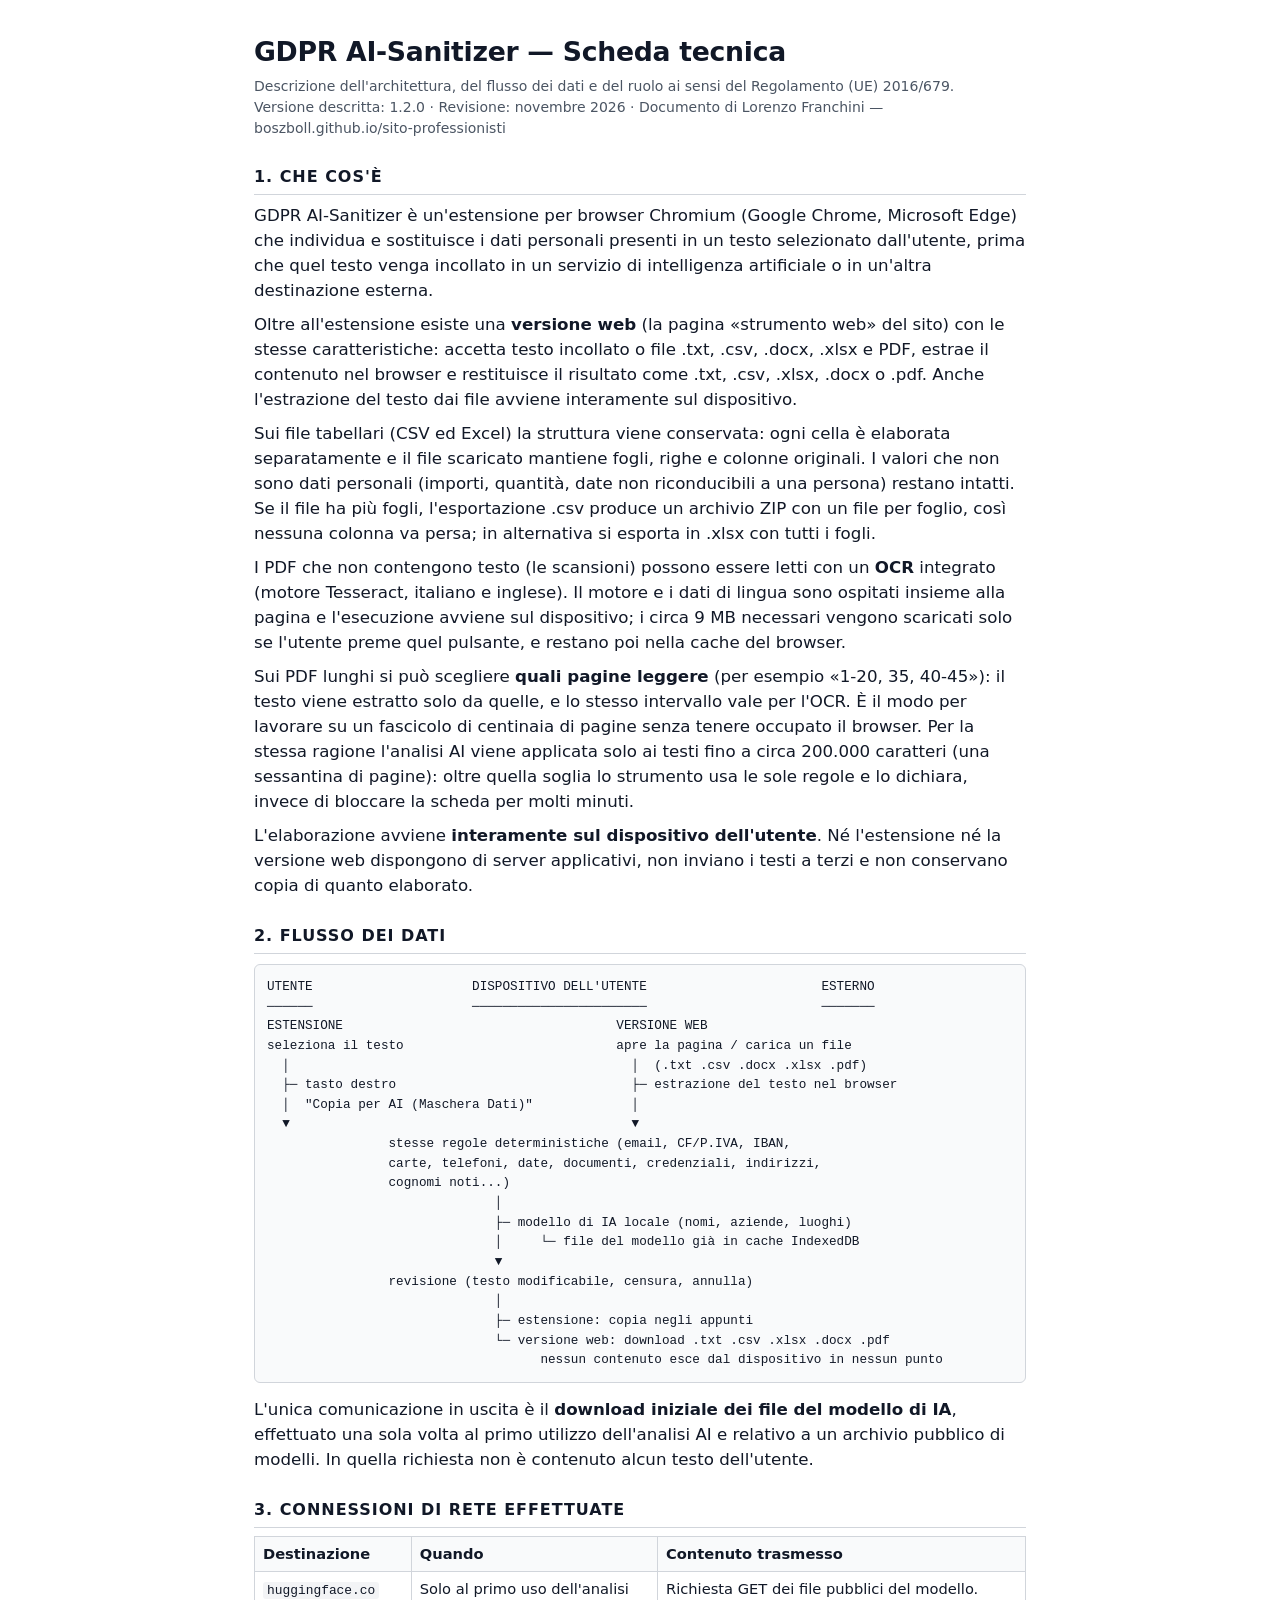
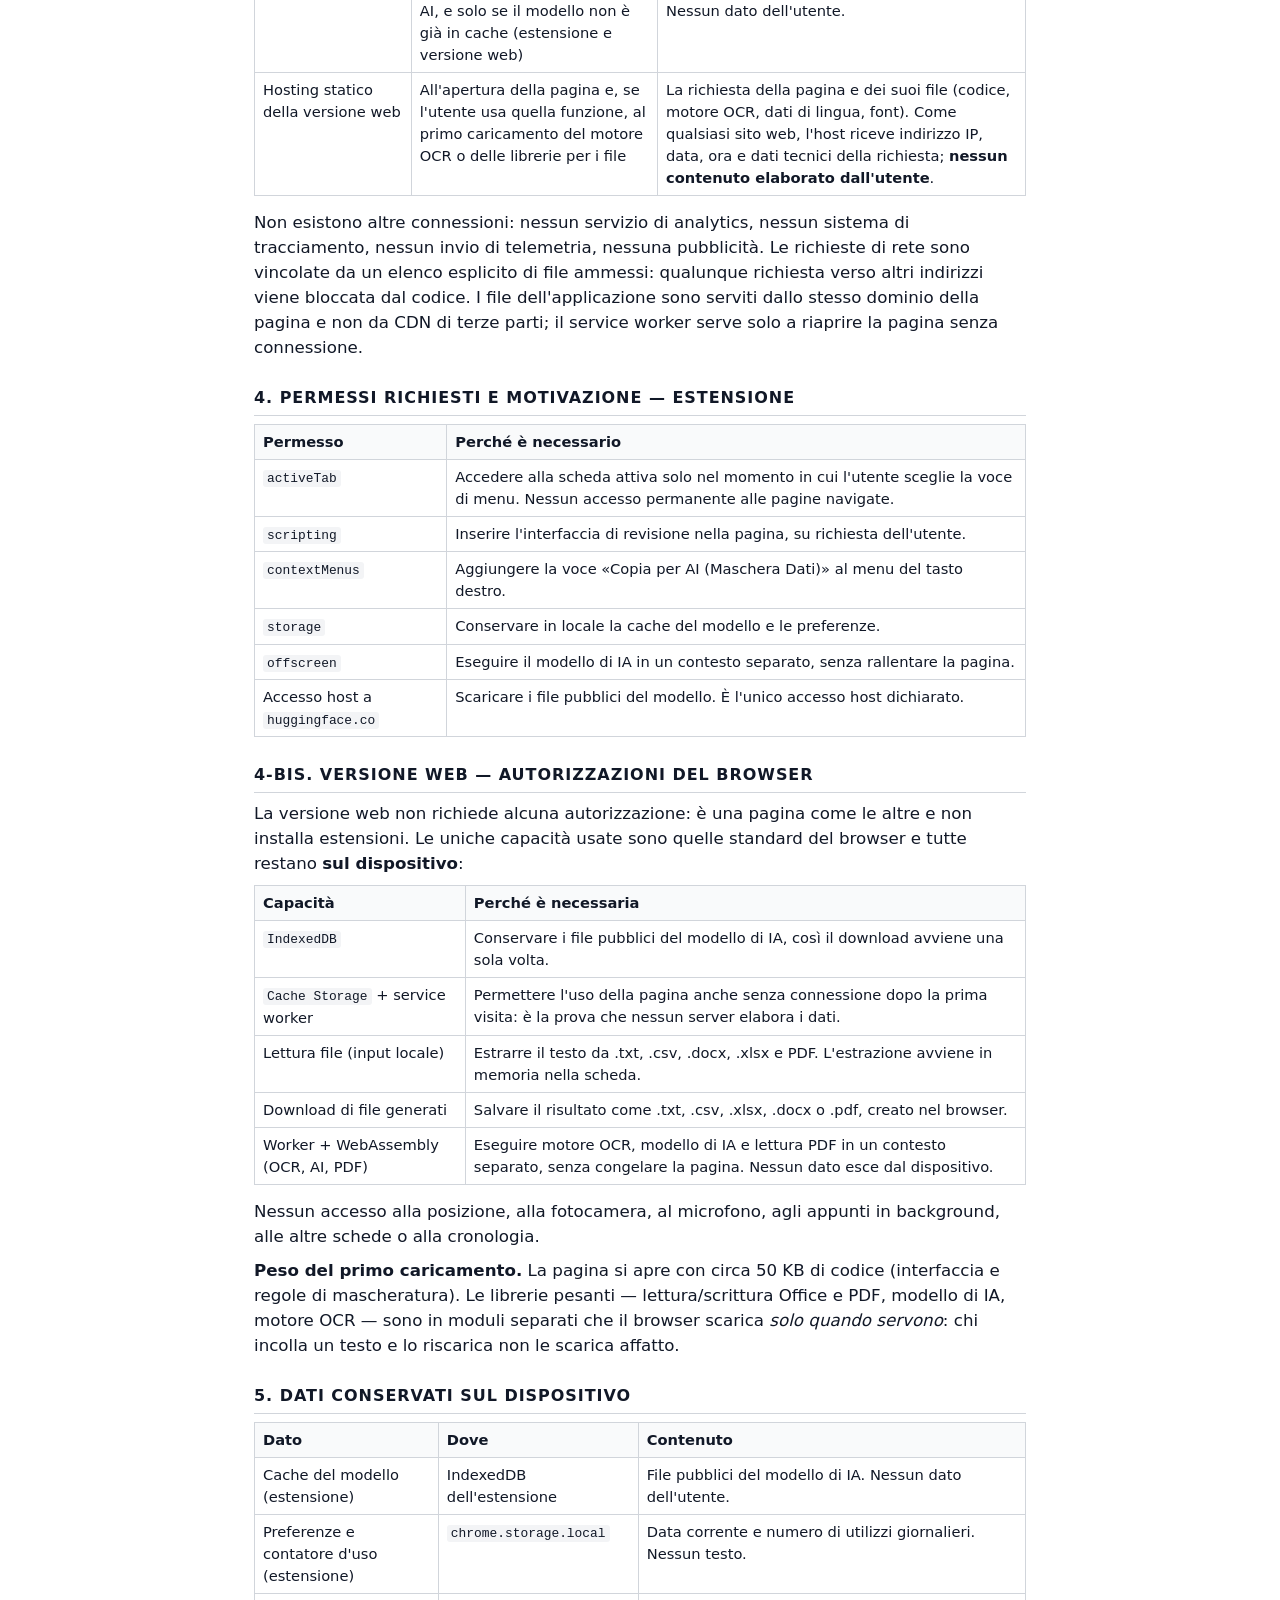
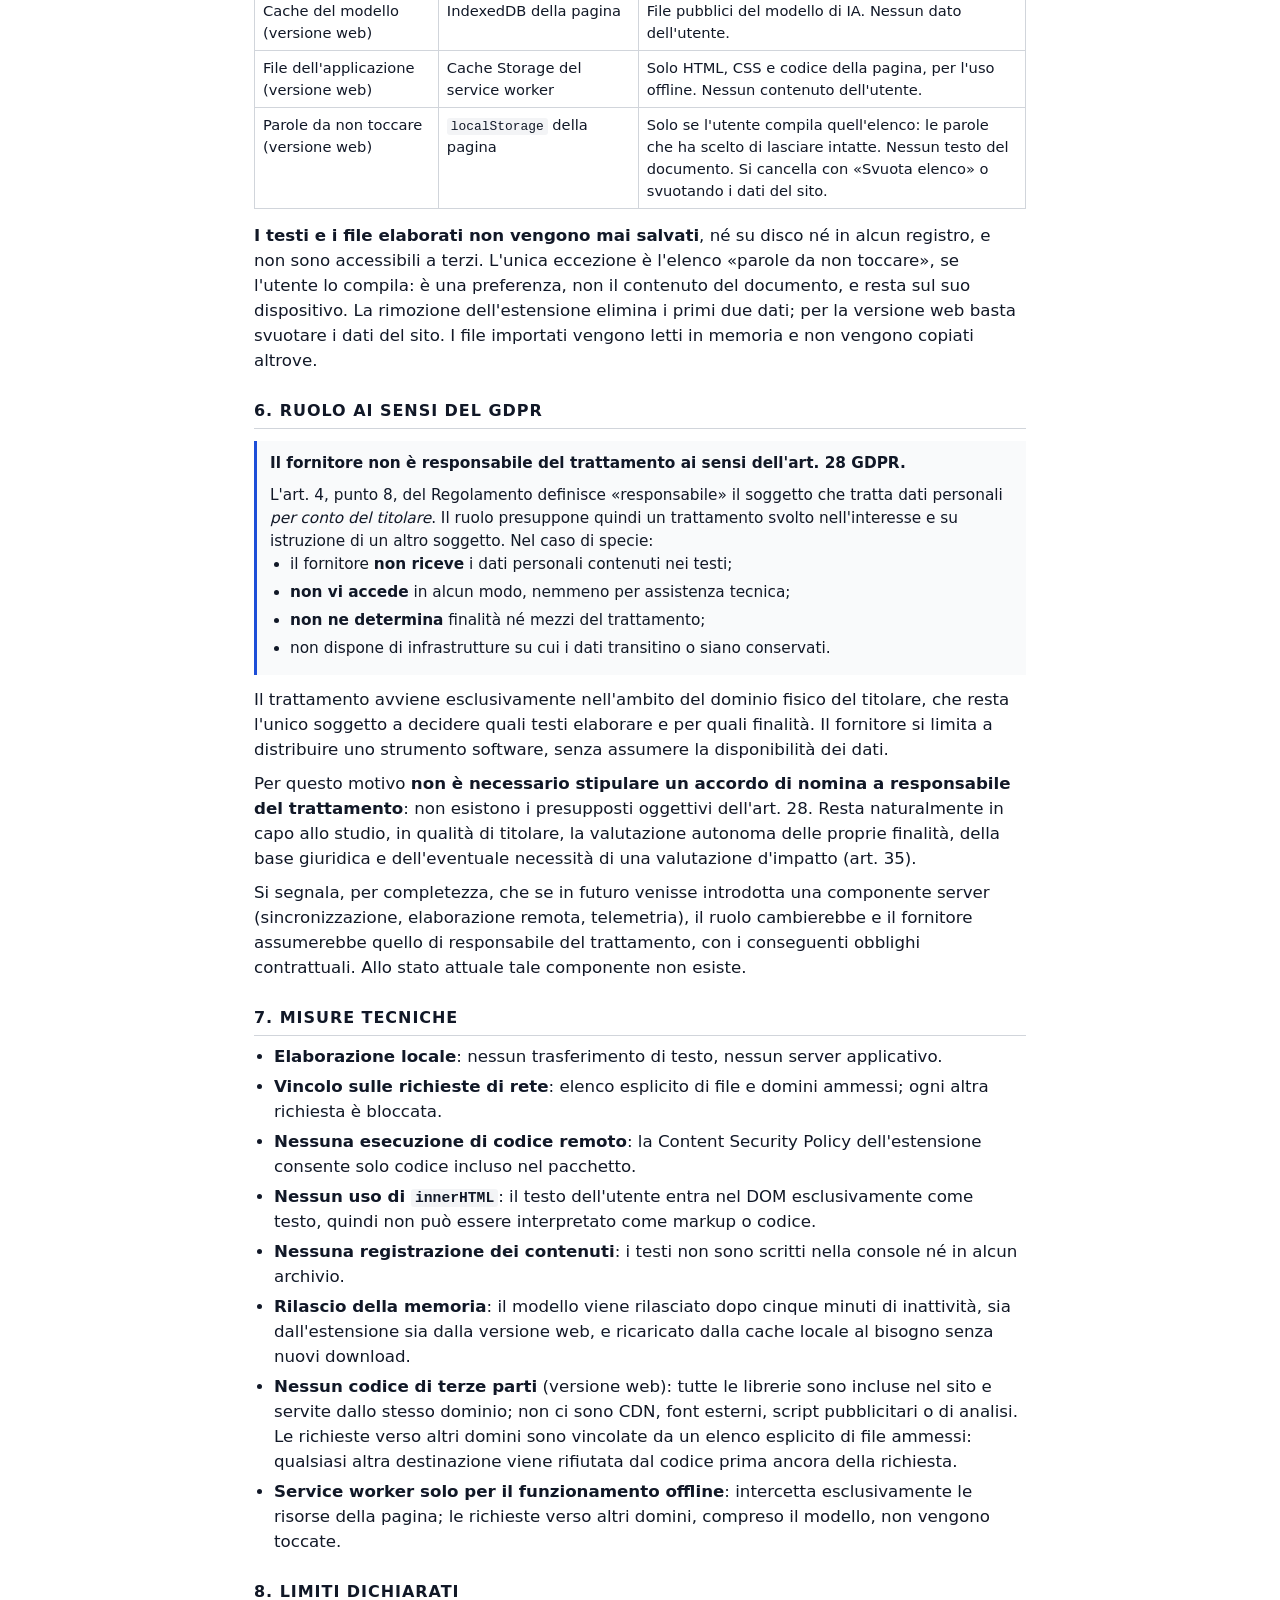
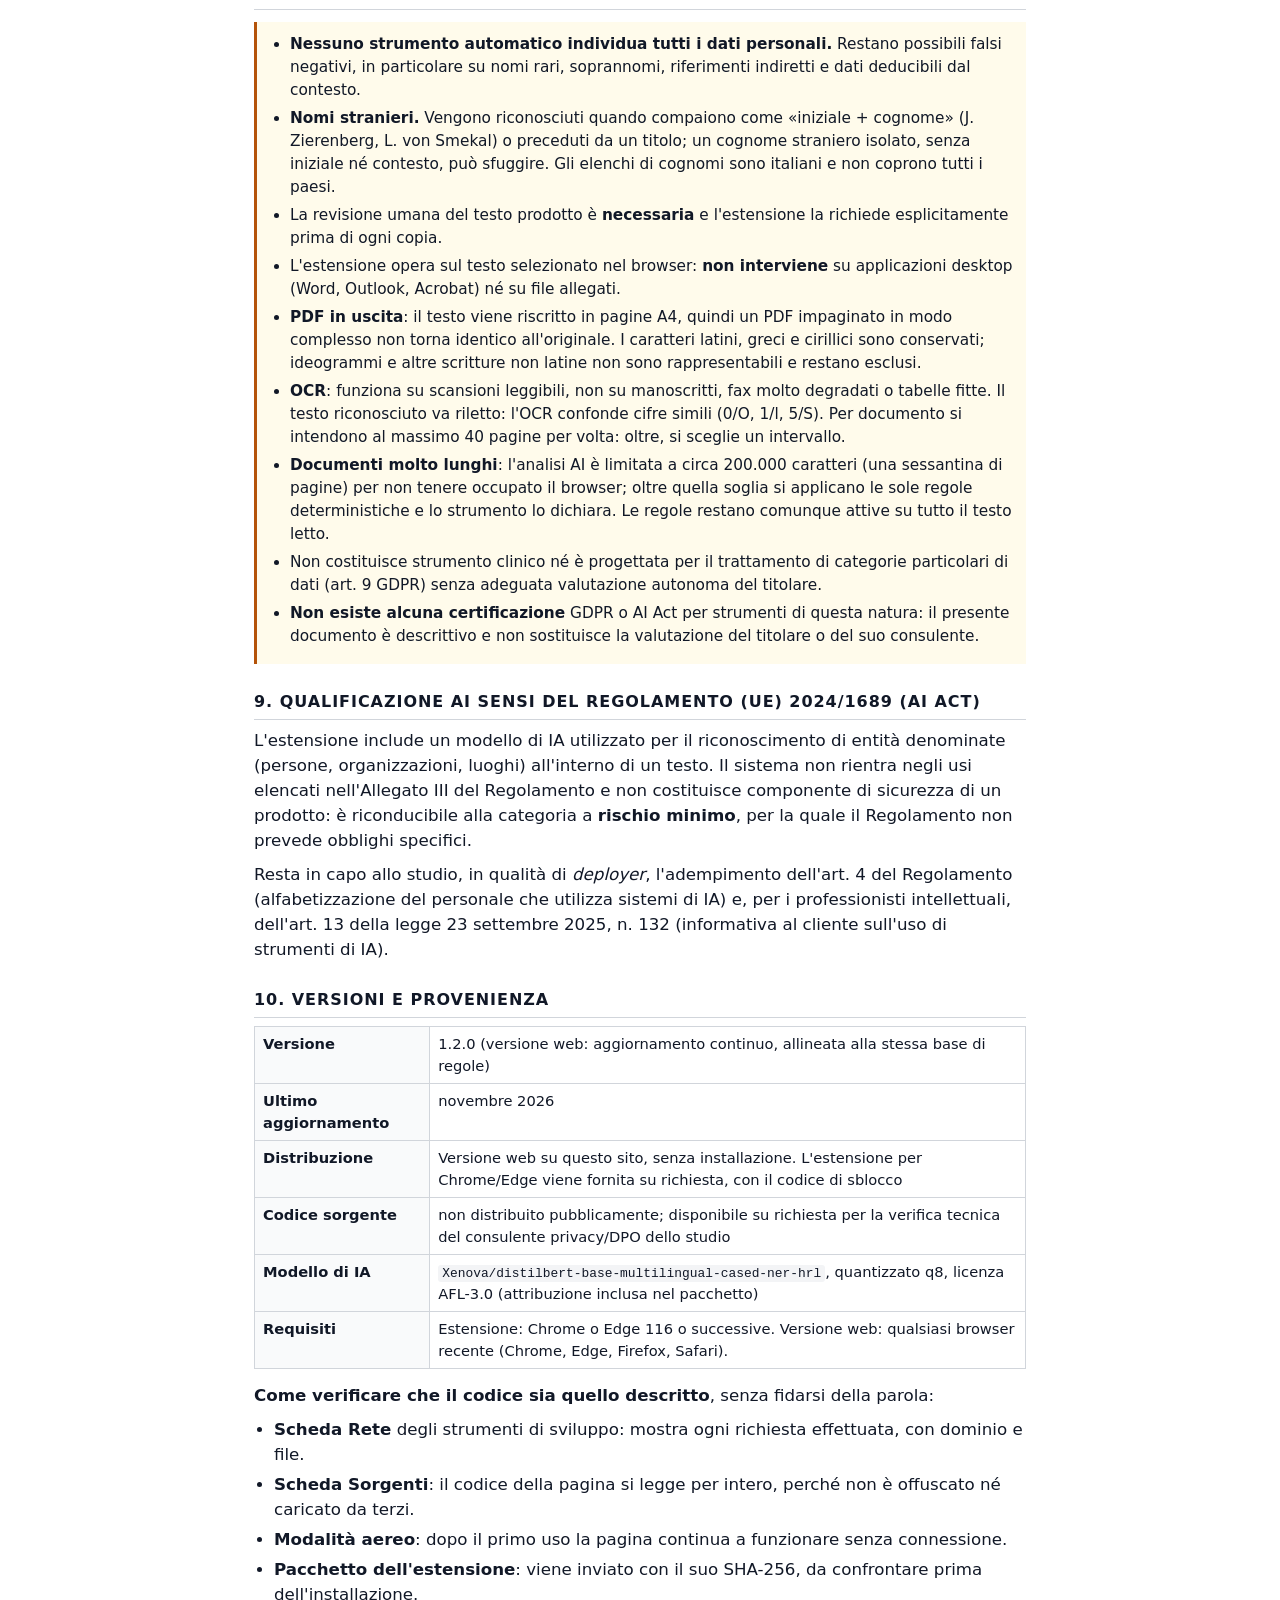
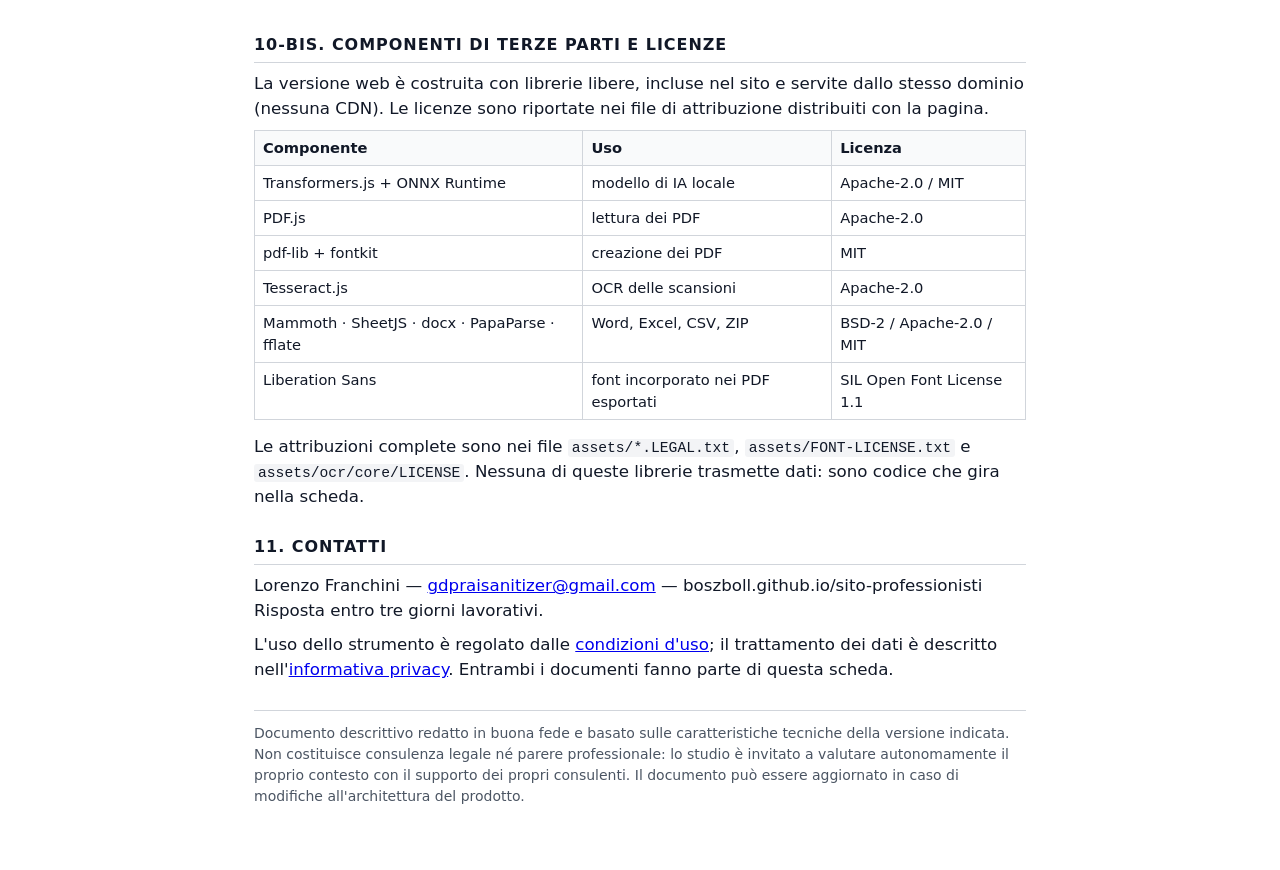
<file: scheda-tecnica.html>
<!doctype html>
<!--
  Scheda tecnica — GDPR AI-Sanitizer
  ---------------------------------------------------------------------------
  Documento descrittivo, non consulenza legale. Si stampa in A4 (circa sei pagine).

  PRIMA DI PUBBLICARE, sostituire:
    Lorenzo Franchini        nome e cognome
    lorenzo.franchinilf.04@gmail.com       indirizzo di contatto (dominio proprio)
    boszboll.github.io/sito-professionisti     dominio del sito
    novembre 2026   mese e anno di revisione
    1.2.0    versione dell'estensione descritta (es. 1.2.0)
-->
<html lang="it">
<head>
<meta charset="utf-8">
<meta name="viewport" content="width=device-width, initial-scale=1">
<title>Scheda tecnica — GDPR AI-Sanitizer</title>
<meta name="robots" content="index, follow">
<link rel="icon" href="data:,">
<style>
  @page { size: A4; margin: 18mm 16mm; }
  * { box-sizing: border-box; }
  body {
    margin: 0 auto; padding: 32px 24px 56px; max-width: 820px;
    background: #fff; color: #111827;
    font-family: ui-sans-serif, system-ui, -apple-system, "Segoe UI", Roboto, "Helvetica Neue", Arial, sans-serif;
    font-size: 12.5pt; line-height: 1.5;
  }
  h1 { font-size: 20pt; margin: 0 0 4px; letter-spacing: -0.01em; }
  .sub { color: #4b5563; font-size: 10.5pt; margin: 0 0 22px; }
  h2 {
    font-size: 12pt; margin: 26px 0 8px; padding-bottom: 5px;
    border-bottom: 1px solid #d1d5db; text-transform: uppercase; letter-spacing: 0.06em;
  }
  h3 { font-size: 11pt; margin: 16px 0 6px; }
  p { margin: 0 0 9px; }
  ul, ol { margin: 0 0 10px; padding-left: 20px; }
  li { margin-bottom: 5px; }
  code {
    font-family: ui-monospace, SFMono-Regular, Menlo, Consolas, monospace;
    font-size: 0.88em; background: #f3f4f6; padding: 1px 4px; border-radius: 3px;
  }
  table { width: 100%; border-collapse: collapse; margin: 8px 0 14px; font-size: 11pt; }
  th, td { text-align: left; padding: 6px 8px; border: 1px solid #d1d5db; vertical-align: top; }
  th { background: #f9fafb; font-weight: 650; }
  .box {
    margin: 12px 0; padding: 11px 13px; border-left: 3px solid #1d4ed8;
    background: #f9fafb; font-size: 11.5pt;
  }
  .box-warn { border-left-color: #b45309; background: #fffbeb; }
  .flow {
    margin: 10px 0 14px; padding: 12px; border: 1px solid #d1d5db; border-radius: 6px;
    background: #f9fafb; font-family: ui-monospace, SFMono-Regular, Menlo, Consolas, monospace;
    font-size: 9.5pt; line-height: 1.55; white-space: pre; overflow-x: auto;
  }
  .firma { margin-top: 28px; padding-top: 12px; border-top: 1px solid #d1d5db; font-size: 10.5pt; color: #4b5563; }
  .nobreak { break-inside: avoid; page-break-inside: avoid; }
  @media print {
    body { padding: 0; font-size: 10.5pt; }
    h1 { font-size: 16pt; }
    h2 { font-size: 10pt; margin-top: 18px; }
    table { font-size: 9.5pt; }
    .flow { font-size: 8pt; }
    a { color: inherit; text-decoration: none; }
  }
</style>
</head>
<body>

<h1>GDPR AI-Sanitizer — Scheda tecnica</h1>
<p class="sub">
  Descrizione dell'architettura, del flusso dei dati e del ruolo ai sensi del Regolamento (UE) 2016/679.<br>
  Versione descritta: 1.2.0 · Revisione: novembre 2026 · Documento di Lorenzo Franchini — boszboll.github.io/sito-professionisti
</p>

<h2>1. Che cos'è</h2>
<p>
  GDPR AI-Sanitizer è un'estensione per browser Chromium (Google Chrome, Microsoft Edge) che
  individua e sostituisce i dati personali presenti in un testo selezionato dall'utente, prima
  che quel testo venga incollato in un servizio di intelligenza artificiale o in un'altra
  destinazione esterna.
</p>
<p>
  Oltre all'estensione esiste una <strong>versione web</strong> (la pagina «strumento web» del
  sito) con le stesse caratteristiche: accetta testo incollato o file .txt, .csv, .docx, .xlsx
  e PDF, estrae il contenuto nel browser e restituisce il risultato come .txt, .csv,
  .xlsx, .docx o .pdf. Anche l'estrazione del testo dai file avviene interamente sul dispositivo.
</p>
<p>
  Sui file tabellari (CSV ed Excel) la struttura viene conservata: ogni cella è elaborata
  separatamente e il file scaricato mantiene fogli, righe e colonne originali. I valori che non
  sono dati personali (importi, quantità, date non riconducibili a una persona) restano intatti.
  Se il file ha più fogli, l'esportazione .csv produce un archivio ZIP con un file per foglio,
  così nessuna colonna va persa; in alternativa si esporta in .xlsx con tutti i fogli.
</p>
<p>
  I PDF che non contengono testo (le scansioni) possono essere letti con un <strong>OCR</strong>
  integrato (motore Tesseract, italiano e inglese). Il motore e i dati di lingua sono ospitati
  insieme alla pagina e l'esecuzione avviene sul dispositivo; i circa 9 MB necessari vengono
  scaricati solo se l'utente preme quel pulsante, e restano poi nella cache del browser.
</p>
<p>
  Sui PDF lunghi si può scegliere <strong>quali pagine leggere</strong> (per esempio «1-20, 35,
  40-45»): il testo viene estratto solo da quelle, e lo stesso intervallo vale per l'OCR. È il
  modo per lavorare su un fascicolo di centinaia di pagine senza tenere occupato il browser. Per
  la stessa ragione l'analisi AI viene applicata solo ai testi fino a circa 200.000 caratteri
  (una sessantina di pagine): oltre quella soglia lo strumento usa le sole regole e lo dichiara,
  invece di bloccare la scheda per molti minuti.
</p>
<p>
  L'elaborazione avviene <strong>interamente sul dispositivo dell'utente</strong>. Né
  l'estensione né la versione web dispongono di server applicativi, non inviano i testi a
  terzi e non conservano copia di quanto elaborato.
</p>

<h2>2. Flusso dei dati</h2>
<div class="flow">UTENTE                     DISPOSITIVO DELL'UTENTE                       ESTERNO
──────                     ───────────────────────                       ───────
ESTENSIONE                                    VERSIONE WEB
seleziona il testo                            apre la pagina / carica un file
  │                                             │  (.txt .csv .docx .xlsx .pdf)
  ├─ tasto destro                               ├─ estrazione del testo nel browser
  │  "Copia per AI (Maschera Dati)"             │
  ▼                                             ▼
                stesse regole deterministiche (email, CF/P.IVA, IBAN,
                carte, telefoni, date, documenti, credenziali, indirizzi,
                cognomi noti...)
                              │
                              ├─ modello di IA locale (nomi, aziende, luoghi)
                              │     └─ file del modello già in cache IndexedDB
                              ▼
                revisione (testo modificabile, censura, annulla)
                              │
                              ├─ estensione: copia negli appunti
                              └─ versione web: download .txt .csv .xlsx .docx .pdf
                                    nessun contenuto esce dal dispositivo in nessun punto</div>
<p>
  L'unica comunicazione in uscita è il <strong>download iniziale dei file del modello di IA</strong>,
  effettuato una sola volta al primo utilizzo dell'analisi AI e relativo a un archivio pubblico di
  modelli. In quella richiesta non è contenuto alcun testo dell'utente.
</p>

<h2>3. Connessioni di rete effettuate</h2>
<table class="nobreak">
  <tr><th>Destinazione</th><th>Quando</th><th>Contenuto trasmesso</th></tr>
  <tr>
    <td><code>huggingface.co</code></td>
    <td>Solo al primo uso dell'analisi AI, e solo se il modello non è già in cache (estensione e versione web)</td>
    <td>Richiesta GET dei file pubblici del modello. Nessun dato dell'utente.</td>
  </tr>
  <tr>
    <td>Hosting statico della versione web</td>
    <td>All'apertura della pagina e, se l'utente usa quella funzione, al primo caricamento del motore OCR o delle librerie per i file</td>
    <td>La richiesta della pagina e dei suoi file (codice, motore OCR, dati di lingua, font). Come qualsiasi sito web, l'host riceve indirizzo IP, data, ora e dati tecnici della richiesta; <strong>nessun contenuto elaborato dall'utente</strong>.</td>
  </tr>
</table>
<p>
  Non esistono altre connessioni: nessun servizio di analytics, nessun sistema di tracciamento,
  nessun invio di telemetria, nessuna pubblicità. Le richieste di rete sono vincolate da un
  elenco esplicito di file ammessi: qualunque richiesta verso altri indirizzi viene bloccata
  dal codice. I file dell'applicazione sono serviti dallo stesso dominio della pagina e non da
  CDN di terze parti; il service worker serve solo a riaprire la pagina senza connessione.
</p>

<h2>4. Permessi richiesti e motivazione — estensione</h2>
<table class="nobreak">
  <tr><th>Permesso</th><th>Perché è necessario</th></tr>
  <tr><td><code>activeTab</code></td><td>Accedere alla scheda attiva solo nel momento in cui l'utente sceglie la voce di menu. Nessun accesso permanente alle pagine navigate.</td></tr>
  <tr><td><code>scripting</code></td><td>Inserire l'interfaccia di revisione nella pagina, su richiesta dell'utente.</td></tr>
  <tr><td><code>contextMenus</code></td><td>Aggiungere la voce «Copia per AI (Maschera Dati)» al menu del tasto destro.</td></tr>
  <tr><td><code>storage</code></td><td>Conservare in locale la cache del modello e le preferenze.</td></tr>
  <tr><td><code>offscreen</code></td><td>Eseguire il modello di IA in un contesto separato, senza rallentare la pagina.</td></tr>
  <tr><td>Accesso host a <code>huggingface.co</code></td><td>Scaricare i file pubblici del modello. È l'unico accesso host dichiarato.</td></tr>
</table>

<h2>4-bis. Versione web — autorizzazioni del browser</h2>
<p>
  La versione web non richiede alcuna autorizzazione: è una pagina come le altre e non
  installa estensioni. Le uniche capacità usate sono quelle standard del browser e tutte
  restano <strong>sul dispositivo</strong>:
</p>
<table class="nobreak">
  <tr><th>Capacità</th><th>Perché è necessaria</th></tr>
  <tr><td><code>IndexedDB</code></td><td>Conservare i file pubblici del modello di IA, così il download avviene una sola volta.</td></tr>
  <tr><td><code>Cache Storage</code> + service worker</td><td>Permettere l'uso della pagina anche senza connessione dopo la prima visita: è la prova che nessun server elabora i dati.</td></tr>
  <tr><td>Lettura file (input locale)</td><td>Estrarre il testo da .txt, .csv, .docx, .xlsx e PDF. L'estrazione avviene in memoria nella scheda.</td></tr>
  <tr><td>Download di file generati</td><td>Salvare il risultato come .txt, .csv, .xlsx, .docx o .pdf, creato nel browser.</td></tr>
  <tr><td>Worker + WebAssembly (OCR, AI, PDF)</td><td>Eseguire motore OCR, modello di IA e lettura PDF in un contesto separato, senza congelare la pagina. Nessun dato esce dal dispositivo.</td></tr>
</table>
<p>
  Nessun accesso alla posizione, alla fotocamera, al microfono, agli appunti in background,
  alle altre schede o alla cronologia.
</p>
<p>
  <strong>Peso del primo caricamento.</strong> La pagina si apre con circa 50 KB di codice
  (interfaccia e regole di mascheratura). Le librerie pesanti — lettura/scrittura Office e PDF,
  modello di IA, motore OCR — sono in moduli separati che il browser scarica <em>solo quando
  servono</em>: chi incolla un testo e lo riscarica non le scarica affatto.
</p>

<h2>5. Dati conservati sul dispositivo</h2>
<table class="nobreak">
  <tr><th>Dato</th><th>Dove</th><th>Contenuto</th></tr>
  <tr><td>Cache del modello (estensione)</td><td>IndexedDB dell'estensione</td><td>File pubblici del modello di IA. Nessun dato dell'utente.</td></tr>
  <tr><td>Preferenze e contatore d'uso (estensione)</td><td><code>chrome.storage.local</code></td><td>Data corrente e numero di utilizzi giornalieri. Nessun testo.</td></tr>
  <tr><td>Cache del modello (versione web)</td><td>IndexedDB della pagina</td><td>File pubblici del modello di IA. Nessun dato dell'utente.</td></tr>
  <tr><td>File dell'applicazione (versione web)</td><td>Cache Storage del service worker</td><td>Solo HTML, CSS e codice della pagina, per l'uso offline. Nessun contenuto dell'utente.</td></tr>
  <tr><td>Parole da non toccare (versione web)</td><td><code>localStorage</code> della pagina</td><td>Solo se l'utente compila quell'elenco: le parole che ha scelto di lasciare intatte. Nessun testo del documento. Si cancella con «Svuota elenco» o svuotando i dati del sito.</td></tr>
</table>
<p>
  <strong>I testi e i file elaborati non vengono mai salvati</strong>, né su disco né in alcun
  registro, e non sono accessibili a terzi. L'unica eccezione è l'elenco «parole da non
  toccare», se l'utente lo compila: è una preferenza, non il contenuto del documento, e resta
  sul suo dispositivo. La rimozione dell'estensione elimina i primi due
  dati; per la versione web basta svuotare i dati del sito. I file importati vengono letti in
  memoria e non vengono copiati altrove.
</p>

<h2>6. Ruolo ai sensi del GDPR</h2>
<div class="box">
  <p>
    <strong>Il fornitore non è responsabile del trattamento ai sensi dell'art. 28 GDPR.</strong>
  </p>
  <p style="margin-bottom:0">
    L'art. 4, punto 8, del Regolamento definisce «responsabile» il soggetto che tratta dati
    personali <em>per conto del titolare</em>. Il ruolo presuppone quindi un trattamento svolto
    nell'interesse e su istruzione di un altro soggetto. Nel caso di specie:
  </p>
  <ul style="margin-bottom:0">
    <li>il fornitore <strong>non riceve</strong> i dati personali contenuti nei testi;</li>
    <li><strong>non vi accede</strong> in alcun modo, nemmeno per assistenza tecnica;</li>
    <li><strong>non ne determina</strong> finalità né mezzi del trattamento;</li>
    <li>non dispone di infrastrutture su cui i dati transitino o siano conservati.</li>
  </ul>
</div>
<p>
  Il trattamento avviene esclusivamente nell'ambito del dominio fisico del titolare, che resta
  l'unico soggetto a decidere quali testi elaborare e per quali finalità. Il fornitore si limita
  a distribuire uno strumento software, senza assumere la disponibilità dei dati.
</p>
<p>
  Per questo motivo <strong>non è necessario stipulare un accordo di nomina a responsabile
  del trattamento</strong>: non esistono i presupposti oggettivi dell'art. 28. Resta naturalmente
  in capo allo studio, in qualità di titolare, la valutazione autonoma delle proprie finalità,
  della base giuridica e dell'eventuale necessità di una valutazione d'impatto (art. 35).
</p>
<p>
  Si segnala, per completezza, che se in futuro venisse introdotta una componente server
  (sincronizzazione, elaborazione remota, telemetria), il ruolo cambierebbe e il fornitore
  assumerebbe quello di responsabile del trattamento, con i conseguenti obblighi contrattuali.
  Allo stato attuale tale componente non esiste.
</p>

<h2>7. Misure tecniche</h2>
<ul>
  <li><strong>Elaborazione locale</strong>: nessun trasferimento di testo, nessun server applicativo.</li>
  <li><strong>Vincolo sulle richieste di rete</strong>: elenco esplicito di file e domini ammessi; ogni altra richiesta è bloccata.</li>
  <li><strong>Nessuna esecuzione di codice remoto</strong>: la Content Security Policy dell'estensione consente solo codice incluso nel pacchetto.</li>
  <li><strong>Nessun uso di <code>innerHTML</code></strong>: il testo dell'utente entra nel DOM esclusivamente come testo, quindi non può essere interpretato come markup o codice.</li>
  <li><strong>Nessuna registrazione dei contenuti</strong>: i testi non sono scritti nella console né in alcun archivio.</li>
  <li><strong>Rilascio della memoria</strong>: il modello viene rilasciato dopo cinque minuti di inattività, sia dall'estensione sia dalla versione web, e ricaricato dalla cache locale al bisogno senza nuovi download.</li>
  <li><strong>Nessun codice di terze parti</strong> (versione web): tutte le librerie sono incluse nel sito e servite dallo stesso dominio; non ci sono CDN, font esterni, script pubblicitari o di analisi. Le richieste verso altri domini sono vincolate da un elenco esplicito di file ammessi: qualsiasi altra destinazione viene rifiutata dal codice prima ancora della richiesta.</li>
  <li><strong>Service worker solo per il funzionamento offline</strong>: intercetta esclusivamente le risorse della pagina; le richieste verso altri domini, compreso il modello, non vengono toccate.</li>
</ul>

<h2>8. Limiti dichiarati</h2>
<div class="box box-warn nobreak">
  <ul style="margin:0">
    <li><strong>Nessuno strumento automatico individua tutti i dati personali.</strong> Restano possibili falsi negativi, in particolare su nomi rari, soprannomi, riferimenti indiretti e dati deducibili dal contesto.</li>
    <li><strong>Nomi stranieri.</strong> Vengono riconosciuti quando compaiono come «iniziale + cognome» (J. Zierenberg, L. von Smekal) o preceduti da un titolo; un cognome straniero isolato, senza iniziale né contesto, può sfuggire. Gli elenchi di cognomi sono italiani e non coprono tutti i paesi.</li>
    <li>La revisione umana del testo prodotto è <strong>necessaria</strong> e l'estensione la richiede esplicitamente prima di ogni copia.</li>
    <li>L'estensione opera sul testo selezionato nel browser: <strong>non interviene</strong> su applicazioni desktop (Word, Outlook, Acrobat) né su file allegati.</li>
    <li><strong>PDF in uscita</strong>: il testo viene riscritto in pagine A4, quindi un PDF impaginato in modo complesso non torna identico all'originale. I caratteri latini, greci e cirillici sono conservati; ideogrammi e altre scritture non latine non sono rappresentabili e restano esclusi.</li>
    <li><strong>OCR</strong>: funziona su scansioni leggibili, non su manoscritti, fax molto degradati o tabelle fitte. Il testo riconosciuto va riletto: l'OCR confonde cifre simili (0/O, 1/l, 5/S). Per documento si intendono al massimo 40 pagine per volta: oltre, si sceglie un intervallo.</li>
    <li><strong>Documenti molto lunghi</strong>: l'analisi AI è limitata a circa 200.000 caratteri (una sessantina di pagine) per non tenere occupato il browser; oltre quella soglia si applicano le sole regole deterministiche e lo strumento lo dichiara. Le regole restano comunque attive su tutto il testo letto.</li>
    <li>Non costituisce strumento clinico né è progettata per il trattamento di categorie particolari di dati (art. 9 GDPR) senza adeguata valutazione autonoma del titolare.</li>
    <li><strong>Non esiste alcuna certificazione</strong> GDPR o AI Act per strumenti di questa natura: il presente documento è descrittivo e non sostituisce la valutazione del titolare o del suo consulente.</li>
  </ul>
</div>

<h2>9. Qualificazione ai sensi del Regolamento (UE) 2024/1689 (AI Act)</h2>
<p>
  L'estensione include un modello di IA utilizzato per il riconoscimento di entità denominate
  (persone, organizzazioni, luoghi) all'interno di un testo. Il sistema non rientra negli usi
  elencati nell'Allegato III del Regolamento e non costituisce componente di sicurezza di un
  prodotto: è riconducibile alla categoria a <strong>rischio minimo</strong>, per la quale il
  Regolamento non prevede obblighi specifici.
</p>
<p>
  Resta in capo allo studio, in qualità di <em>deployer</em>, l'adempimento dell'art. 4 del
  Regolamento (alfabetizzazione del personale che utilizza sistemi di IA) e, per i professionisti
  intellettuali, dell'art. 13 della legge 23 settembre 2025, n. 132 (informativa al cliente
  sull'uso di strumenti di IA).
</p>

<h2>10. Versioni e provenienza</h2>
<table class="nobreak">
  <tr><th>Versione</th><td>1.2.0 (versione web: aggiornamento continuo, allineata alla stessa base di regole)</td></tr>
  <tr><th>Ultimo aggiornamento</th><td>novembre 2026</td></tr>
  <tr><th>Distribuzione</th><td>Versione web su questo sito, senza installazione. L'estensione per Chrome/Edge viene fornita su richiesta, con il codice di sblocco</td></tr>
  <tr><th>Codice sorgente</th><td>non distribuito pubblicamente; disponibile su richiesta per la verifica tecnica del consulente privacy/DPO dello studio</td></tr>
  <tr><th>Modello di IA</th><td><code>Xenova/distilbert-base-multilingual-cased-ner-hrl</code>, quantizzato q8, licenza AFL-3.0 (attribuzione inclusa nel pacchetto)</td></tr>
  <tr><th>Requisiti</th><td>Estensione: Chrome o Edge 116 o successive. Versione web: qualsiasi browser recente (Chrome, Edge, Firefox, Safari).</td></tr>
</table>
<p><strong>Come verificare che il codice sia quello descritto</strong>, senza fidarsi della parola:</p>
<ul>
  <li><strong>Scheda Rete</strong> degli strumenti di sviluppo: mostra ogni richiesta effettuata, con dominio e file.</li>
  <li><strong>Scheda Sorgenti</strong>: il codice della pagina si legge per intero, perché non è offuscato né caricato da terzi.</li>
  <li><strong>Modalità aereo</strong>: dopo il primo uso la pagina continua a funzionare senza connessione.</li>
  <li><strong>Pacchetto dell'estensione</strong>: viene inviato con il suo SHA-256, da confrontare prima dell'installazione.</li>
</ul>

<h2>10-bis. Componenti di terze parti e licenze</h2>
<p>
  La versione web è costruita con librerie libere, incluse nel sito e servite dallo stesso dominio
  (nessuna CDN). Le licenze sono riportate nei file di attribuzione distribuiti con la pagina.
</p>
<table class="nobreak">
  <tr><th>Componente</th><th>Uso</th><th>Licenza</th></tr>
  <tr><td>Transformers.js + ONNX Runtime</td><td>modello di IA locale</td><td>Apache-2.0 / MIT</td></tr>
  <tr><td>PDF.js</td><td>lettura dei PDF</td><td>Apache-2.0</td></tr>
  <tr><td>pdf-lib + fontkit</td><td>creazione dei PDF</td><td>MIT</td></tr>
  <tr><td>Tesseract.js</td><td>OCR delle scansioni</td><td>Apache-2.0</td></tr>
  <tr><td>Mammoth · SheetJS · docx · PapaParse · fflate</td><td>Word, Excel, CSV, ZIP</td><td>BSD-2 / Apache-2.0 / MIT</td></tr>
  <tr><td>Liberation Sans</td><td>font incorporato nei PDF esportati</td><td>SIL Open Font License 1.1</td></tr>
</table>
<p>
  Le attribuzioni complete sono nei file <code>assets/*.LEGAL.txt</code>, <code>assets/FONT-LICENSE.txt</code>
  e <code>assets/ocr/core/LICENSE</code>. Nessuna di queste librerie trasmette dati: sono codice che
  gira nella scheda.
</p>

<h2>11. Contatti</h2>
<p>
  Lorenzo Franchini — <a href="mailto:gdpraisanitizer@gmail.com">gdpraisanitizer@gmail.com</a> — boszboll.github.io/sito-professionisti<br>
  Risposta entro tre giorni lavorativi.
</p>
<p>
  L'uso dello strumento è regolato dalle <a href="condizioni.html">condizioni d'uso</a>; il trattamento
  dei dati è descritto nell'<a href="https://boszboll.github.io/gdpr-ai-sanitizer-privacy/">informativa privacy</a>.
  Entrambi i documenti fanno parte di questa scheda.
</p>

<p class="firma">
  Documento descrittivo redatto in buona fede e basato sulle caratteristiche tecniche della
  versione indicata. Non costituisce consulenza legale né parere professionale: lo studio è
  invitato a valutare autonomamente il proprio contesto con il supporto dei propri consulenti.
  Il documento può essere aggiornato in caso di modifiche all'architettura del prodotto.
</p>

</body>
</html>
</file>
<file: assets/app.css>
/* Stile della web app — pagina autonoma, nessun font o asset esterno. */
:root {
  --ink: #111827;
  --ink-soft: #4b5563;
  --line: #e5e7eb;
  --bg: #ffffff;
  --bg-soft: #f9fafb;
  --accent: #1d4ed8;
  --accent-dark: #1e40af;
  --warn-bg: #fffbeb;
  --warn-line: #fcd34d;
  --warn-ink: #92400e;
}
* { box-sizing: border-box; }
/* Senza questa regola un elemento con display impostato nel CSS (per esempio
   .btn) resterebbe visibile nonostante l'attributo hidden: è così che i comandi
   "Annulla AI", "OCR" e "Svuota elenco" comparivano quando non servivano. */
[hidden] { display: none !important; }
body {
  margin: 0;
  background: var(--bg);
  color: var(--ink);
  font-family: ui-sans-serif, system-ui, -apple-system, "Segoe UI", Roboto, "Helvetica Neue", Arial, sans-serif;
  font-size: 16px;
  line-height: 1.6;
}
.wrap { width: 100%; max-width: 920px; margin: 0 auto; padding: 0 24px; }
a { color: var(--accent); }
.sr-only { position: absolute; width: 1px; height: 1px; overflow: hidden; clip: rect(0 0 0 0); }

header.top { border-bottom: 1px solid var(--line); }
.top-in { display: flex; align-items: center; justify-content: space-between; gap: 16px; padding-top: 16px; padding-bottom: 16px; }
.brand { font-weight: 700; font-size: 16px; text-decoration: none; color: var(--ink); }
.brand span { color: var(--accent); }
header.top nav { display: flex; gap: 18px; font-size: 14px; }
header.top nav a { color: var(--ink-soft); text-decoration: none; }
header.top nav a:hover { color: var(--accent); text-decoration: underline; }

main { padding: 44px 0 24px; }
.intro h1 { font-size: 32px; line-height: 1.2; letter-spacing: -0.015em; margin: 0 0 12px; font-weight: 800; }
.lead { font-size: 18px; color: var(--ink-soft); margin: 0 0 8px; }
.lead strong { color: var(--ink); }

.panel {
  border: 1px solid var(--line);
  border-radius: 14px;
  padding: 22px;
  margin-top: 26px;
  background: var(--bg);
}
.panel h2 { font-size: 20px; margin: 0 0 10px; }

.row-actions { display: flex; flex-wrap: wrap; gap: 10px; align-items: center; margin-bottom: 12px; }
.row-actions:last-child { margin-bottom: 0; }

.ai-toggle {
  display: inline-flex; align-items: center; gap: 8px;
  font-size: 14px; font-weight: 600; cursor: pointer; user-select: none;
}
.ai-toggle input { width: 16px; height: 16px; accent-color: var(--accent); cursor: pointer; }
.file-hint { font-size: 13px; color: var(--ink-soft); margin-left: auto; }

textarea {
  width: 100%; min-height: 180px; resize: vertical;
  padding: 14px; border: 1px solid #d1d5db; border-radius: 10px;
  font-family: ui-monospace, SFMono-Regular, Menlo, Consolas, monospace;
  font-size: 13.5px; line-height: 1.55; color: var(--ink); background: var(--bg);
}
textarea:focus { outline: 2px solid rgba(29, 78, 216, 0.35); border-color: var(--accent); }

.drop {
  margin-top: 12px; padding: 18px; text-align: center;
  border: 1px dashed #9ca3af; border-radius: 10px; background: var(--bg-soft);
  font-size: 14px; color: var(--ink-soft);
}
.drop p { margin: 0 0 8px; }
.drop.drag { border-color: var(--accent); background: #eff6ff; }
.file-name { font-size: 13px; font-weight: 600; color: var(--ink); margin-top: 8px; }

/* Parole da non toccare */
.esclusioni {
  margin-top: 14px; padding: 12px 14px;
  border: 1px solid var(--line); border-radius: 10px; background: var(--bg-soft);
}
.esclusioni summary {
  cursor: pointer; font-size: 14px; font-weight: 650; color: var(--ink);
}
.esclusioni summary::marker { color: var(--accent); }
.esclusioni .conteggio { font-weight: 500; color: var(--ink-soft); }
.esclusioni .file-hint { display: block; margin: 8px 0 10px; }.esclusioni label { font-size: 14px; }
.input-esclusione {
  flex: 1 1 240px; min-width: 160px; padding: 9px 12px;
  border: 1px solid #d1d5db; border-radius: 8px; font-family: inherit; font-size: 14px;
}
.input-esclusione:focus { outline: 2px solid rgba(29, 78, 216, 0.35); border-color: var(--accent); }
.chip-list { display: flex; flex-wrap: wrap; gap: 8px; list-style: none; margin: 10px 0 0; padding: 0; }
.chip-list:empty { display: none; }
.chip {
  display: inline-flex; align-items: center; gap: 6px;
  padding: 4px 6px 4px 10px; border-radius: 999px;
  background: #e0e7ff; color: #1e3a8a; font-size: 13px; font-weight: 600;
}
.chip-x {
  display: inline-flex; align-items: center; justify-content: center;
  width: 18px; height: 18px; padding: 0; border: 0; border-radius: 50%;
  background: rgba(30, 58, 138, 0.16); color: #1e3a8a;
  font-family: inherit; font-size: 14px; line-height: 1; cursor: pointer;
}
.chip-x:hover { background: rgba(30, 58, 138, 0.32); }

/* Scelta delle pagine del PDF */
.pdf-pagine {
  display: flex; flex-wrap: wrap; align-items: center; gap: 10px;
  margin-top: 12px; padding: 12px 14px;
  border: 1px solid var(--line); border-radius: 10px; background: var(--bg);
}
/* Senza questa regola il display:flex qui sopra vince sull'attributo hidden:
   il riquadro resterebbe visibile (e coprirebbe i clic) anche senza PDF. */
.pdf-pagine[hidden] { display: none; }
.pdf-pagine label { font-size: 14px; font-weight: 650; }
.pdf-pagine .file-hint { width: 100%; margin: 0; }
.input-intervallo {
  flex: 1 1 220px; min-width: 160px; padding: 9px 12px;
  border: 1px solid #d1d5db; border-radius: 8px; font-family: inherit; font-size: 14px;
}
.input-intervallo:focus { outline: 2px solid rgba(29, 78, 216, 0.35); border-color: var(--accent); }

.btn {
  display: inline-flex; align-items: center; justify-content: center;
  padding: 11px 20px; border-radius: 10px; border: 1px solid var(--line);
  background: var(--bg); color: var(--ink);
  font-family: inherit; font-size: 15px; font-weight: 650; cursor: pointer;
}
.btn:hover:not(:disabled) { background: var(--bg-soft); }
.btn:disabled { opacity: 0.55; cursor: default; }
.btn-primary { background: var(--accent); border-color: var(--accent); color: #fff; }
.btn-primary:hover:not(:disabled) { background: var(--accent-dark); }

.progress { margin-top: 12px; }
.progress p { margin: 0 0 6px; font-size: 13.5px; color: var(--ink-soft); }
.progress progress { width: 100%; height: 12px; }

.summary { font-size: 13.5px; color: var(--ink-soft); margin: 0 0 10px; }

.editor {
  width: 100%; min-height: 220px; max-height: 60vh; overflow: auto;
  padding: 14px; border: 1px solid #d1d5db; border-radius: 10px;
  background: var(--bg-soft); color: var(--ink);
  font-family: ui-monospace, SFMono-Regular, Menlo, Consolas, monospace;
  font-size: 13.5px; line-height: 1.55;
  white-space: pre-wrap; overflow-wrap: anywhere;
}
.editor:focus { outline: 2px solid rgba(29, 78, 216, 0.35); border-color: var(--accent); }
.editor .hl {
  background: #fde68a; color: #78350f; border-radius: 3px; cursor: pointer;
}
/* Segnaposto già applicati: un clic li riporta al testo originale. */
.editor .ph {
  background: #e0e7ff; color: #1e3a8a; border-bottom: 1px dashed #4f46e5;
  border-radius: 3px; cursor: pointer; padding: 0 1px;
}
.editor .ph:hover, .editor .hl:hover { filter: brightness(0.95); }
.editor .ph.cens {
  background: #1f2937; color: #f9fafb; border-bottom-color: #9ca3af;
}
.bolla {
  position: fixed; z-index: 10; display: inline-flex; align-items: center;
  padding: 7px 11px; background: #111827; color: #fff;
  border: 0; border-radius: 8px; font-family: inherit;
  font-size: 12px; font-weight: 600; line-height: 1.2; white-space: nowrap;
  cursor: pointer; box-shadow: 0 8px 20px rgba(0, 0, 0, 0.28);
}
.bolla[hidden] { display: none; }
.bolla:hover { background: #1f2937; }

.guida { font-size: 13.5px; color: var(--ink-soft); margin: 10px 0 0; }

.tabella-note { font-size: 13.5px; color: var(--ink-soft); margin: 0 0 10px; }
.tabella-wrap { max-height: 50vh; overflow: auto; border: 1px solid var(--line); border-radius: 10px; }
.tabella-wrap table { border-collapse: collapse; width: 100%; font-size: 12.5px; font-family: ui-monospace, SFMono-Regular, Menlo, Consolas, monospace; }
.tabella-wrap td { border: 1px solid var(--line); padding: 5px 8px; vertical-align: top; white-space: pre-wrap; overflow-wrap: anywhere; }
.warning {
  margin: 10px 0 0; padding: 10px 12px; border-radius: 10px;
  background: var(--warn-bg); border: 1px solid var(--warn-line);
  color: var(--warn-ink); font-size: 13.5px;
}
.warning:empty { display: none; }

.export { margin-top: 18px; padding-top: 16px; border-top: 1px solid var(--line); }
.export h3 { font-size: 16px; margin: 0 0 10px; }
.file-note { font-size: 13px; color: var(--ink-soft); margin: 10px 0 0; }

.notes { margin-top: 26px; font-size: 14px; color: var(--ink-soft); }
.notes p { margin: 0; }

.rete { margin-top: 18px; border: 1px solid var(--line); border-radius: 10px; padding: 14px 16px; background: var(--bg-soft); }
.rete summary { cursor: pointer; font-weight: 650; color: var(--ink); }
.rete-riepilogo { margin: 10px 0 6px; font-weight: 600; color: var(--ink); }
.rete-lista { margin: 0; padding-left: 20px; font-family: ui-monospace, SFMono-Regular, Menlo, Consolas, monospace; font-size: 12.5px; }
.rete-lista li { margin-bottom: 4px; }
.rete-note { margin-top: 10px; font-size: 13px; }

.prova-offline { margin-top: 16px; padding: 12px 14px; border-left: 3px solid #047857; background: #ecfdf5; border-radius: 8px; font-size: 14px; }

footer.foot { margin-top: 40px; padding: 22px 0 40px; border-top: 1px solid var(--line); font-size: 14px; color: var(--ink-soft); }
footer.foot a { color: var(--ink-soft); }

@media (max-width: 640px) {
  .intro h1 { font-size: 26px; }
  .lead { font-size: 16px; }
  .file-hint { margin-left: 0; width: 100%; }
  .panel { padding: 16px; }
}
</file>
